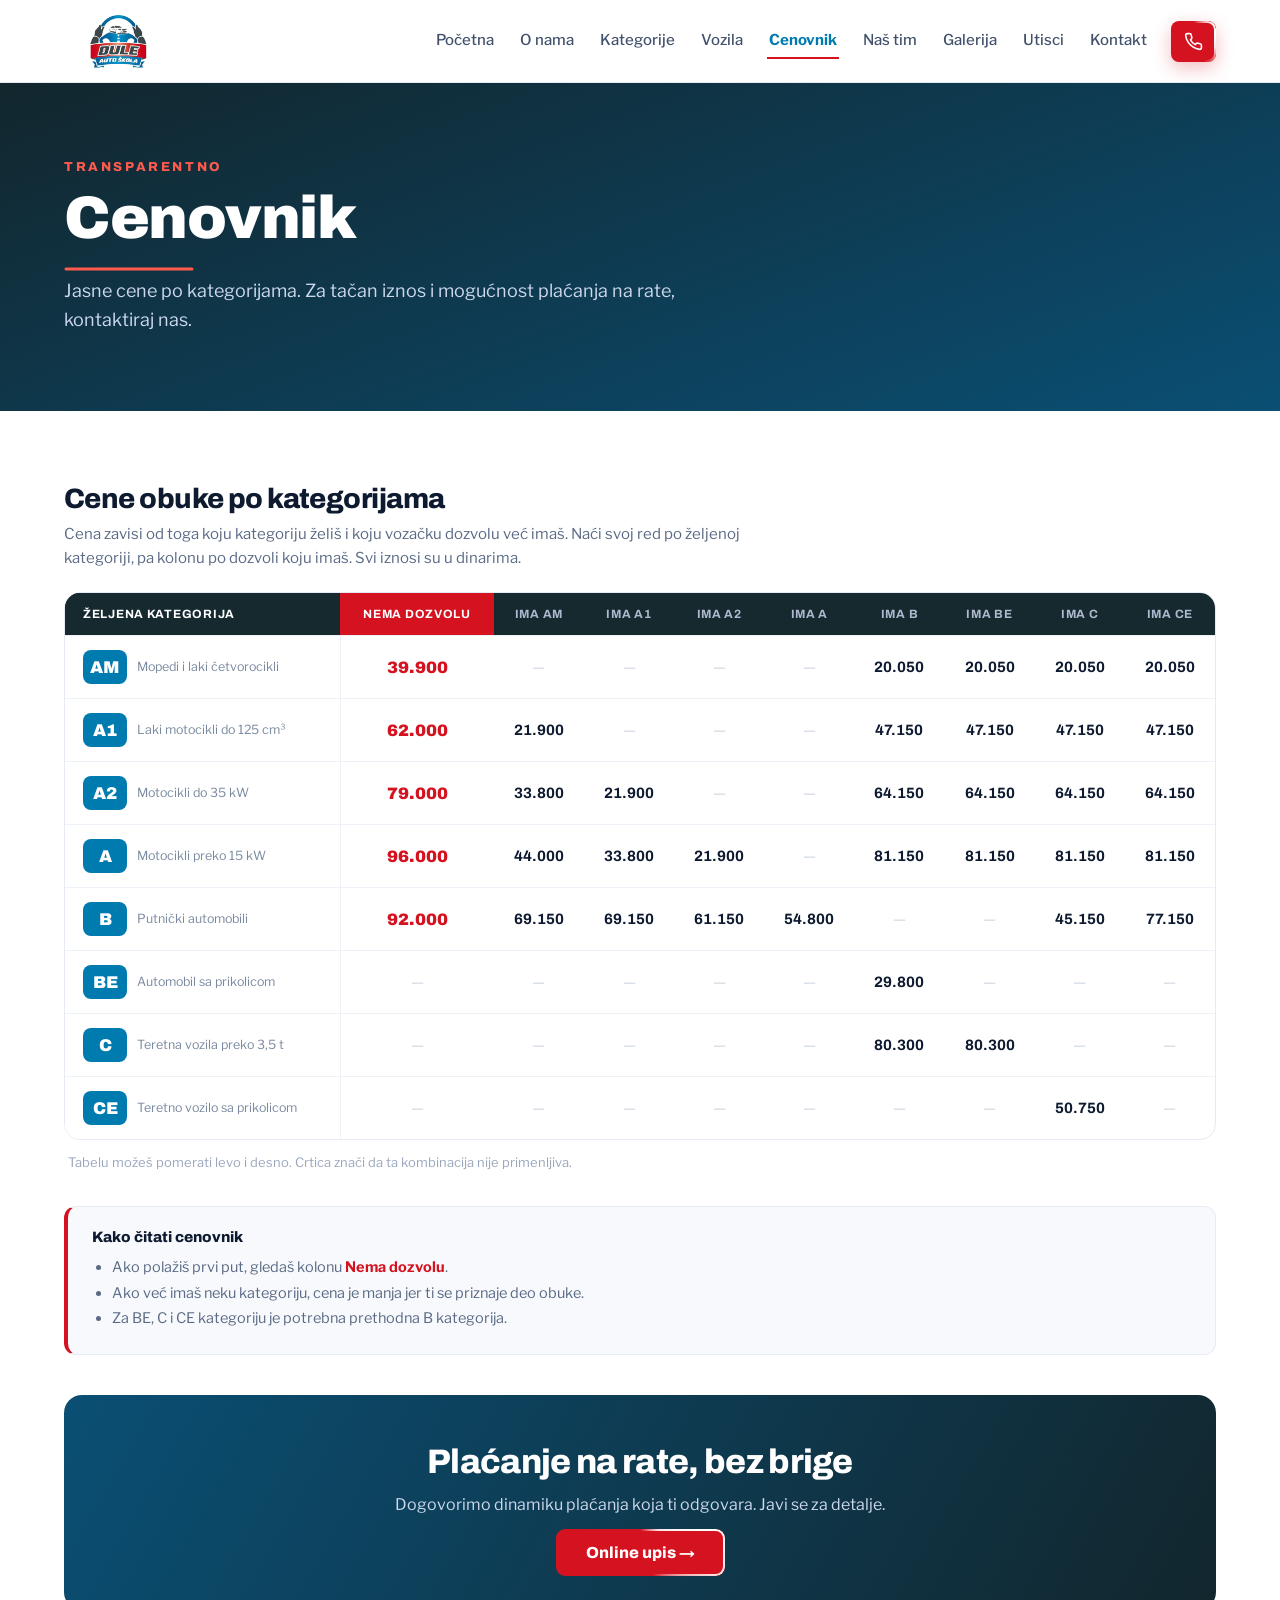
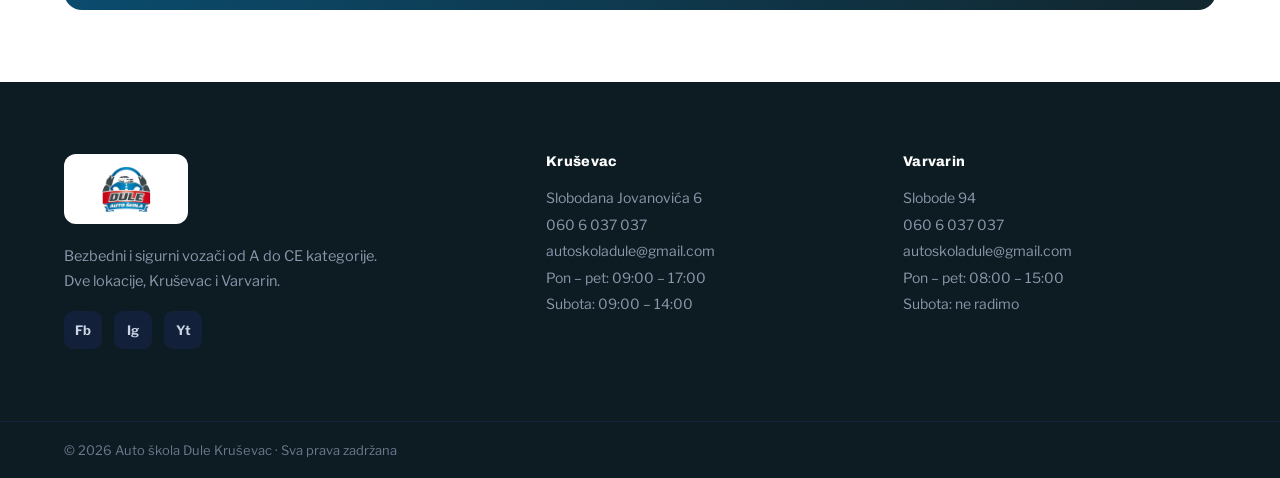
<file: cenovnik.html>
<!DOCTYPE html>
<html lang="sr">
<head>
<meta charset="utf-8">
<meta name="viewport" content="width=device-width, initial-scale=1">
<title>Cenovnik · Auto škola Dule Kruševac</title>
<link rel="preconnect" href="https://fonts.googleapis.com">
<link rel="preconnect" href="https://fonts.gstatic.com" crossorigin>
<link href="https://fonts.googleapis.com/css2?family=Archivo:wght@500;600;700;800;900&family=Libre+Franklin:wght@400;500;600;700&display=swap" rel="stylesheet">
<link rel="stylesheet" href="styles.css">
<script>document.documentElement.classList.add('js');</script>
</head>
<body>
<div style="font-family:'Libre Franklin',system-ui,sans-serif;color:#0e1a30;background:#fff;min-height:100vh">
  <header style="position:sticky;top:0;z-index:60;background:rgba(255,255,255,.94);backdrop-filter:blur(12px);border-bottom:1px solid #e6ebf3">
    <div style="position:relative;max-width:1200px;margin:0 auto;padding:14px 24px;display:flex;align-items:center;justify-content:space-between;gap:20px">
      <a href="index.html" style="display:flex;align-items:center;gap:12px"><img src="uploads/auto-skola-dule-logo.png" alt="Auto škola Dule" style="height:54px;width:auto;display:block"></a>
      <button class="dz-hamburger" aria-label="Meni" style="background:none;border:none;cursor:pointer;font-size:28px;color:#12262d;line-height:1;padding:6px">☰</button>
      <nav class="dz-nav" style="display:flex;align-items:center;gap:22px;flex-wrap:wrap;justify-content:flex-end">
        <a href="index.html" class="nav-link">Početna</a>
        <a href="o-nama.html" class="nav-link">O nama</a>
        <a href="kategorije.html" class="nav-link">Kategorije</a>
        <a href="vozila.html" class="nav-link">Vozila</a>
        <a href="cenovnik.html" class="nav-link active">Cenovnik</a>
        <a href="tim.html" class="nav-link">Naš tim</a>
        <a href="galerija.html" class="nav-link">Galerija</a>
        <a href="index.html#utisci" class="nav-link">Utisci</a><a href="kontakt.html" class="nav-link">Kontakt</a>
        <a href="tel:+381606037037" class="cta-btn" style="display:inline-flex;align-items:center;gap:8px;background:#d5121f;color:#fff;font-family:'Archivo',sans-serif;font-weight:800;font-size:14px;padding:11px 13px;border-radius:8px;text-decoration:none;box-shadow:0 6px 18px rgba(213,18,31,.28)" aria-label="Pozovi auto-školu"><svg viewBox="0 0 24 24" fill="none" stroke="currentColor" stroke-width="2" stroke-linecap="round" stroke-linejoin="round" style="width:19px;height:19px;display:block" aria-hidden="true"><path d="M22 16.92v3a2 2 0 0 1-2.18 2 19.79 19.79 0 0 1-8.63-3.07 19.5 19.5 0 0 1-6-6 19.79 19.79 0 0 1-3.07-8.67A2 2 0 0 1 4.11 2h3a2 2 0 0 1 2 1.72c.13.96.36 1.9.7 2.81a2 2 0 0 1-.45 2.11L8.09 9.91a16 16 0 0 0 6 6l1.27-1.27a2 2 0 0 1 2.11-.45c.9.34 1.85.57 2.81.7A2 2 0 0 1 22 16.92z"></path></svg></a>
      </nav>
    </div>
  </header>
  <main>
      <section style="background:linear-gradient(160deg,#12262d,#0a4f74);color:#fff">
        <div style="max-width:1200px;margin:0 auto;padding:clamp(48px,6vw,84px) 24px">
          <div style="font-family:'Archivo',sans-serif;font-weight:800;font-size:13px;letter-spacing:.2em;color:#ff5a4d;text-transform:uppercase;margin-bottom:14px">Transparentno</div>
          <h1 style="font-family:'Archivo',sans-serif;font-weight:900;font-size:clamp(34px,5vw,60px);letter-spacing:-.025em;margin:0 0 16px;line-height:1.02">Cenovnik</h1>
          <p style="font-size:18px;color:#cdd8ec;max-width:640px;margin:0;line-height:1.6">Jasne cene po kategorijama. Za tačan iznos i mogućnost plaćanja na rate, kontaktiraj nas.</p>
        </div>
      </section>
      <section style="max-width:1200px;margin:0 auto;padding:clamp(48px,6vw,72px) 24px">
        <div style="display:flex;align-items:baseline;gap:14px;flex-wrap:wrap;margin-bottom:8px">
          <h2 style="font-family:'Archivo',sans-serif;font-weight:800;font-size:clamp(21px,2.6vw,28px);letter-spacing:-.02em;margin:0">Cene obuke po kategorijama</h2>
        </div>
        <p style="font-size:15px;color:#5a6a85;line-height:1.6;margin:0 0 22px;max-width:720px">Cena zavisi od toga koju kategoriju želiš i koju vozačku dozvolu već imaš. Naći svoj red po željenoj kategoriji, pa kolonu po dozvoli koju imaš. Svi iznosi su u dinarima.</p>
        <div class="card-skip" style="border:1px solid #e6ebf3;border-radius:16px;overflow:hidden;background:#fff">
          <div style="overflow-x:auto;-webkit-overflow-scrolling:touch">
          <table style="border-collapse:collapse;width:100%;min-width:860px">
            <caption style="position:absolute;width:1px;height:1px;overflow:hidden;clip:rect(0 0 0 0)">Cene obuke po željenoj kategoriji i postojećoj dozvoli</caption>
            <thead><tr style="background:#16292f">
              <th scope="col" style="text-align:left;padding:14px 18px;font-family:'Archivo',sans-serif;font-weight:700;font-size:12px;letter-spacing:.06em;text-transform:uppercase;color:#fff;background:#16292f;position:sticky;left:0;z-index:2;min-width:180px">Željena kategorija</th>
              <th scope="col" style="padding:14px 16px;text-align:center;font-family:'Archivo',sans-serif;font-weight:700;font-size:12px;letter-spacing:.06em;text-transform:uppercase;color:#fff;white-space:nowrap;background:#d5121f">Nema dozvolu</th>
              <th scope="col" style="padding:14px 16px;text-align:center;font-family:'Archivo',sans-serif;font-weight:700;font-size:12px;letter-spacing:.06em;text-transform:uppercase;color:#aeb9cf;white-space:nowrap;background:transparent">Ima AM</th>
              <th scope="col" style="padding:14px 16px;text-align:center;font-family:'Archivo',sans-serif;font-weight:700;font-size:12px;letter-spacing:.06em;text-transform:uppercase;color:#aeb9cf;white-space:nowrap;background:transparent">Ima A1</th>
              <th scope="col" style="padding:14px 16px;text-align:center;font-family:'Archivo',sans-serif;font-weight:700;font-size:12px;letter-spacing:.06em;text-transform:uppercase;color:#aeb9cf;white-space:nowrap;background:transparent">Ima A2</th>
              <th scope="col" style="padding:14px 16px;text-align:center;font-family:'Archivo',sans-serif;font-weight:700;font-size:12px;letter-spacing:.06em;text-transform:uppercase;color:#aeb9cf;white-space:nowrap;background:transparent">Ima A</th>
              <th scope="col" style="padding:14px 16px;text-align:center;font-family:'Archivo',sans-serif;font-weight:700;font-size:12px;letter-spacing:.06em;text-transform:uppercase;color:#aeb9cf;white-space:nowrap;background:transparent">Ima B</th>
              <th scope="col" style="padding:14px 16px;text-align:center;font-family:'Archivo',sans-serif;font-weight:700;font-size:12px;letter-spacing:.06em;text-transform:uppercase;color:#aeb9cf;white-space:nowrap;background:transparent">Ima BE</th>
              <th scope="col" style="padding:14px 16px;text-align:center;font-family:'Archivo',sans-serif;font-weight:700;font-size:12px;letter-spacing:.06em;text-transform:uppercase;color:#aeb9cf;white-space:nowrap;background:transparent">Ima C</th>
              <th scope="col" style="padding:14px 16px;text-align:center;font-family:'Archivo',sans-serif;font-weight:700;font-size:12px;letter-spacing:.06em;text-transform:uppercase;color:#aeb9cf;white-space:nowrap;background:transparent">Ima CE</th>
            </tr></thead>
            <tbody>
            <tr style="border-top:1px solid #eef1f7">
              <th scope="row" style="text-align:left;padding:14px 18px;background:#fff;position:sticky;left:0;z-index:1;border-right:1px solid #eef1f7;min-width:180px">
                <span style="display:inline-flex;align-items:center;gap:10px"><span style="font-family:'Archivo',sans-serif;font-weight:900;font-size:17px;color:#fff;background:#007bb0;border-radius:8px;min-width:44px;height:34px;display:inline-flex;align-items:center;justify-content:center;flex:none">AM</span><span style="font-size:12.5px;color:#7a8aa0;font-weight:400;line-height:1.3">Mopedi i laki četvorocikli</span></span>
              </th>
              <td style="padding:14px 16px;text-align:center;font-family:'Archivo',sans-serif;font-weight:900;font-size:16.5px;color:#d5121f;white-space:nowrap">39.900</td>
              <td style="padding:14px 16px;text-align:center;color:#c8d0dd;font-size:15px">&mdash;</td>
              <td style="padding:14px 16px;text-align:center;color:#c8d0dd;font-size:15px">&mdash;</td>
              <td style="padding:14px 16px;text-align:center;color:#c8d0dd;font-size:15px">&mdash;</td>
              <td style="padding:14px 16px;text-align:center;color:#c8d0dd;font-size:15px">&mdash;</td>
              <td style="padding:14px 16px;text-align:center;font-family:'Archivo',sans-serif;font-weight:700;font-size:15px;color:#0e1a30;white-space:nowrap">20.050</td>
              <td style="padding:14px 16px;text-align:center;font-family:'Archivo',sans-serif;font-weight:700;font-size:15px;color:#0e1a30;white-space:nowrap">20.050</td>
              <td style="padding:14px 16px;text-align:center;font-family:'Archivo',sans-serif;font-weight:700;font-size:15px;color:#0e1a30;white-space:nowrap">20.050</td>
              <td style="padding:14px 16px;text-align:center;font-family:'Archivo',sans-serif;font-weight:700;font-size:15px;color:#0e1a30;white-space:nowrap">20.050</td>
            </tr>
            <tr style="border-top:1px solid #eef1f7">
              <th scope="row" style="text-align:left;padding:14px 18px;background:#fff;position:sticky;left:0;z-index:1;border-right:1px solid #eef1f7;min-width:180px">
                <span style="display:inline-flex;align-items:center;gap:10px"><span style="font-family:'Archivo',sans-serif;font-weight:900;font-size:17px;color:#fff;background:#007bb0;border-radius:8px;min-width:44px;height:34px;display:inline-flex;align-items:center;justify-content:center;flex:none">A1</span><span style="font-size:12.5px;color:#7a8aa0;font-weight:400;line-height:1.3">Laki motocikli do 125 cm³</span></span>
              </th>
              <td style="padding:14px 16px;text-align:center;font-family:'Archivo',sans-serif;font-weight:900;font-size:16.5px;color:#d5121f;white-space:nowrap">62.000</td>
              <td style="padding:14px 16px;text-align:center;font-family:'Archivo',sans-serif;font-weight:700;font-size:15px;color:#0e1a30;white-space:nowrap">21.900</td>
              <td style="padding:14px 16px;text-align:center;color:#c8d0dd;font-size:15px">&mdash;</td>
              <td style="padding:14px 16px;text-align:center;color:#c8d0dd;font-size:15px">&mdash;</td>
              <td style="padding:14px 16px;text-align:center;color:#c8d0dd;font-size:15px">&mdash;</td>
              <td style="padding:14px 16px;text-align:center;font-family:'Archivo',sans-serif;font-weight:700;font-size:15px;color:#0e1a30;white-space:nowrap">47.150</td>
              <td style="padding:14px 16px;text-align:center;font-family:'Archivo',sans-serif;font-weight:700;font-size:15px;color:#0e1a30;white-space:nowrap">47.150</td>
              <td style="padding:14px 16px;text-align:center;font-family:'Archivo',sans-serif;font-weight:700;font-size:15px;color:#0e1a30;white-space:nowrap">47.150</td>
              <td style="padding:14px 16px;text-align:center;font-family:'Archivo',sans-serif;font-weight:700;font-size:15px;color:#0e1a30;white-space:nowrap">47.150</td>
            </tr>
            <tr style="border-top:1px solid #eef1f7">
              <th scope="row" style="text-align:left;padding:14px 18px;background:#fff;position:sticky;left:0;z-index:1;border-right:1px solid #eef1f7;min-width:180px">
                <span style="display:inline-flex;align-items:center;gap:10px"><span style="font-family:'Archivo',sans-serif;font-weight:900;font-size:17px;color:#fff;background:#007bb0;border-radius:8px;min-width:44px;height:34px;display:inline-flex;align-items:center;justify-content:center;flex:none">A2</span><span style="font-size:12.5px;color:#7a8aa0;font-weight:400;line-height:1.3">Motocikli do 35 kW</span></span>
              </th>
              <td style="padding:14px 16px;text-align:center;font-family:'Archivo',sans-serif;font-weight:900;font-size:16.5px;color:#d5121f;white-space:nowrap">79.000</td>
              <td style="padding:14px 16px;text-align:center;font-family:'Archivo',sans-serif;font-weight:700;font-size:15px;color:#0e1a30;white-space:nowrap">33.800</td>
              <td style="padding:14px 16px;text-align:center;font-family:'Archivo',sans-serif;font-weight:700;font-size:15px;color:#0e1a30;white-space:nowrap">21.900</td>
              <td style="padding:14px 16px;text-align:center;color:#c8d0dd;font-size:15px">&mdash;</td>
              <td style="padding:14px 16px;text-align:center;color:#c8d0dd;font-size:15px">&mdash;</td>
              <td style="padding:14px 16px;text-align:center;font-family:'Archivo',sans-serif;font-weight:700;font-size:15px;color:#0e1a30;white-space:nowrap">64.150</td>
              <td style="padding:14px 16px;text-align:center;font-family:'Archivo',sans-serif;font-weight:700;font-size:15px;color:#0e1a30;white-space:nowrap">64.150</td>
              <td style="padding:14px 16px;text-align:center;font-family:'Archivo',sans-serif;font-weight:700;font-size:15px;color:#0e1a30;white-space:nowrap">64.150</td>
              <td style="padding:14px 16px;text-align:center;font-family:'Archivo',sans-serif;font-weight:700;font-size:15px;color:#0e1a30;white-space:nowrap">64.150</td>
            </tr>
            <tr style="border-top:1px solid #eef1f7">
              <th scope="row" style="text-align:left;padding:14px 18px;background:#fff;position:sticky;left:0;z-index:1;border-right:1px solid #eef1f7;min-width:180px">
                <span style="display:inline-flex;align-items:center;gap:10px"><span style="font-family:'Archivo',sans-serif;font-weight:900;font-size:17px;color:#fff;background:#007bb0;border-radius:8px;min-width:44px;height:34px;display:inline-flex;align-items:center;justify-content:center;flex:none">A</span><span style="font-size:12.5px;color:#7a8aa0;font-weight:400;line-height:1.3">Motocikli preko 15 kW</span></span>
              </th>
              <td style="padding:14px 16px;text-align:center;font-family:'Archivo',sans-serif;font-weight:900;font-size:16.5px;color:#d5121f;white-space:nowrap">96.000</td>
              <td style="padding:14px 16px;text-align:center;font-family:'Archivo',sans-serif;font-weight:700;font-size:15px;color:#0e1a30;white-space:nowrap">44.000</td>
              <td style="padding:14px 16px;text-align:center;font-family:'Archivo',sans-serif;font-weight:700;font-size:15px;color:#0e1a30;white-space:nowrap">33.800</td>
              <td style="padding:14px 16px;text-align:center;font-family:'Archivo',sans-serif;font-weight:700;font-size:15px;color:#0e1a30;white-space:nowrap">21.900</td>
              <td style="padding:14px 16px;text-align:center;color:#c8d0dd;font-size:15px">&mdash;</td>
              <td style="padding:14px 16px;text-align:center;font-family:'Archivo',sans-serif;font-weight:700;font-size:15px;color:#0e1a30;white-space:nowrap">81.150</td>
              <td style="padding:14px 16px;text-align:center;font-family:'Archivo',sans-serif;font-weight:700;font-size:15px;color:#0e1a30;white-space:nowrap">81.150</td>
              <td style="padding:14px 16px;text-align:center;font-family:'Archivo',sans-serif;font-weight:700;font-size:15px;color:#0e1a30;white-space:nowrap">81.150</td>
              <td style="padding:14px 16px;text-align:center;font-family:'Archivo',sans-serif;font-weight:700;font-size:15px;color:#0e1a30;white-space:nowrap">81.150</td>
            </tr>
            <tr style="border-top:1px solid #eef1f7">
              <th scope="row" style="text-align:left;padding:14px 18px;background:#fff;position:sticky;left:0;z-index:1;border-right:1px solid #eef1f7;min-width:180px">
                <span style="display:inline-flex;align-items:center;gap:10px"><span style="font-family:'Archivo',sans-serif;font-weight:900;font-size:17px;color:#fff;background:#007bb0;border-radius:8px;min-width:44px;height:34px;display:inline-flex;align-items:center;justify-content:center;flex:none">B</span><span style="font-size:12.5px;color:#7a8aa0;font-weight:400;line-height:1.3">Putnički automobili</span></span>
              </th>
              <td style="padding:14px 16px;text-align:center;font-family:'Archivo',sans-serif;font-weight:900;font-size:16.5px;color:#d5121f;white-space:nowrap">92.000</td>
              <td style="padding:14px 16px;text-align:center;font-family:'Archivo',sans-serif;font-weight:700;font-size:15px;color:#0e1a30;white-space:nowrap">69.150</td>
              <td style="padding:14px 16px;text-align:center;font-family:'Archivo',sans-serif;font-weight:700;font-size:15px;color:#0e1a30;white-space:nowrap">69.150</td>
              <td style="padding:14px 16px;text-align:center;font-family:'Archivo',sans-serif;font-weight:700;font-size:15px;color:#0e1a30;white-space:nowrap">61.150</td>
              <td style="padding:14px 16px;text-align:center;font-family:'Archivo',sans-serif;font-weight:700;font-size:15px;color:#0e1a30;white-space:nowrap">54.800</td>
              <td style="padding:14px 16px;text-align:center;color:#c8d0dd;font-size:15px">&mdash;</td>
              <td style="padding:14px 16px;text-align:center;color:#c8d0dd;font-size:15px">&mdash;</td>
              <td style="padding:14px 16px;text-align:center;font-family:'Archivo',sans-serif;font-weight:700;font-size:15px;color:#0e1a30;white-space:nowrap">45.150</td>
              <td style="padding:14px 16px;text-align:center;font-family:'Archivo',sans-serif;font-weight:700;font-size:15px;color:#0e1a30;white-space:nowrap">77.150</td>
            </tr>
            <tr style="border-top:1px solid #eef1f7">
              <th scope="row" style="text-align:left;padding:14px 18px;background:#fff;position:sticky;left:0;z-index:1;border-right:1px solid #eef1f7;min-width:180px">
                <span style="display:inline-flex;align-items:center;gap:10px"><span style="font-family:'Archivo',sans-serif;font-weight:900;font-size:17px;color:#fff;background:#007bb0;border-radius:8px;min-width:44px;height:34px;display:inline-flex;align-items:center;justify-content:center;flex:none">BE</span><span style="font-size:12.5px;color:#7a8aa0;font-weight:400;line-height:1.3">Automobil sa prikolicom</span></span>
              </th>
              <td style="padding:14px 16px;text-align:center;color:#c8d0dd;font-size:15px">&mdash;</td>
              <td style="padding:14px 16px;text-align:center;color:#c8d0dd;font-size:15px">&mdash;</td>
              <td style="padding:14px 16px;text-align:center;color:#c8d0dd;font-size:15px">&mdash;</td>
              <td style="padding:14px 16px;text-align:center;color:#c8d0dd;font-size:15px">&mdash;</td>
              <td style="padding:14px 16px;text-align:center;color:#c8d0dd;font-size:15px">&mdash;</td>
              <td style="padding:14px 16px;text-align:center;font-family:'Archivo',sans-serif;font-weight:700;font-size:15px;color:#0e1a30;white-space:nowrap">29.800</td>
              <td style="padding:14px 16px;text-align:center;color:#c8d0dd;font-size:15px">&mdash;</td>
              <td style="padding:14px 16px;text-align:center;color:#c8d0dd;font-size:15px">&mdash;</td>
              <td style="padding:14px 16px;text-align:center;color:#c8d0dd;font-size:15px">&mdash;</td>
            </tr>
            <tr style="border-top:1px solid #eef1f7">
              <th scope="row" style="text-align:left;padding:14px 18px;background:#fff;position:sticky;left:0;z-index:1;border-right:1px solid #eef1f7;min-width:180px">
                <span style="display:inline-flex;align-items:center;gap:10px"><span style="font-family:'Archivo',sans-serif;font-weight:900;font-size:17px;color:#fff;background:#007bb0;border-radius:8px;min-width:44px;height:34px;display:inline-flex;align-items:center;justify-content:center;flex:none">C</span><span style="font-size:12.5px;color:#7a8aa0;font-weight:400;line-height:1.3">Teretna vozila preko 3,5 t</span></span>
              </th>
              <td style="padding:14px 16px;text-align:center;color:#c8d0dd;font-size:15px">&mdash;</td>
              <td style="padding:14px 16px;text-align:center;color:#c8d0dd;font-size:15px">&mdash;</td>
              <td style="padding:14px 16px;text-align:center;color:#c8d0dd;font-size:15px">&mdash;</td>
              <td style="padding:14px 16px;text-align:center;color:#c8d0dd;font-size:15px">&mdash;</td>
              <td style="padding:14px 16px;text-align:center;color:#c8d0dd;font-size:15px">&mdash;</td>
              <td style="padding:14px 16px;text-align:center;font-family:'Archivo',sans-serif;font-weight:700;font-size:15px;color:#0e1a30;white-space:nowrap">80.300</td>
              <td style="padding:14px 16px;text-align:center;font-family:'Archivo',sans-serif;font-weight:700;font-size:15px;color:#0e1a30;white-space:nowrap">80.300</td>
              <td style="padding:14px 16px;text-align:center;color:#c8d0dd;font-size:15px">&mdash;</td>
              <td style="padding:14px 16px;text-align:center;color:#c8d0dd;font-size:15px">&mdash;</td>
            </tr>
            <tr style="border-top:1px solid #eef1f7">
              <th scope="row" style="text-align:left;padding:14px 18px;background:#fff;position:sticky;left:0;z-index:1;border-right:1px solid #eef1f7;min-width:180px">
                <span style="display:inline-flex;align-items:center;gap:10px"><span style="font-family:'Archivo',sans-serif;font-weight:900;font-size:17px;color:#fff;background:#007bb0;border-radius:8px;min-width:44px;height:34px;display:inline-flex;align-items:center;justify-content:center;flex:none">CE</span><span style="font-size:12.5px;color:#7a8aa0;font-weight:400;line-height:1.3">Teretno vozilo sa prikolicom</span></span>
              </th>
              <td style="padding:14px 16px;text-align:center;color:#c8d0dd;font-size:15px">&mdash;</td>
              <td style="padding:14px 16px;text-align:center;color:#c8d0dd;font-size:15px">&mdash;</td>
              <td style="padding:14px 16px;text-align:center;color:#c8d0dd;font-size:15px">&mdash;</td>
              <td style="padding:14px 16px;text-align:center;color:#c8d0dd;font-size:15px">&mdash;</td>
              <td style="padding:14px 16px;text-align:center;color:#c8d0dd;font-size:15px">&mdash;</td>
              <td style="padding:14px 16px;text-align:center;color:#c8d0dd;font-size:15px">&mdash;</td>
              <td style="padding:14px 16px;text-align:center;color:#c8d0dd;font-size:15px">&mdash;</td>
              <td style="padding:14px 16px;text-align:center;font-family:'Archivo',sans-serif;font-weight:700;font-size:15px;color:#0e1a30;white-space:nowrap">50.750</td>
              <td style="padding:14px 16px;text-align:center;color:#c8d0dd;font-size:15px">&mdash;</td>
            </tr>
            </tbody>
          </table>
          </div>
        </div>
        <p style="font-size:13px;color:#9aa7bd;margin:14px 4px 0">Tabelu možeš pomerati levo i desno. Crtica znači da ta kombinacija nije primenljiva.</p>

        <div style="margin-top:36px;border:1px solid #e6ebf3;border-left:4px solid #d5121f;border-radius:12px;background:#f7f9fc;padding:22px 24px">
          <div style="font-family:'Archivo',sans-serif;font-weight:800;font-size:15px;color:#0e1a30;margin-bottom:10px">Kako čitati cenovnik</div>
          <ul style="margin:0;padding-left:20px;font-size:14.5px;color:#5a6a85;line-height:1.75">
            <li>Ako polažiš prvi put, gledaš kolonu <strong style="color:#d5121f">Nema dozvolu</strong>.</li>
            <li>Ako već imaš neku kategoriju, cena je manja jer ti se priznaje deo obuke.</li>
            <li>Za BE, C i CE kategoriju je potrebna prethodna B kategorija.</li>
          </ul>
        </div>

        <div style="margin-top:40px;background:linear-gradient(120deg,#0a4f74,#12262d);border-radius:18px;padding:clamp(30px,4vw,48px);color:#fff;text-align:center"><h2 style="font-family:'Archivo',sans-serif;font-weight:800;font-size:clamp(24px,3vw,34px);margin:0 0 12px;letter-spacing:-.02em">Plaćanje na rate, bez brige</h2><p style="font-size:16px;color:#cdd8ec;max-width:520px;margin:0 auto 26px;line-height:1.6">Dogovorimo dinamiku plaćanja koja ti odgovara. Javi se za detalje.</p><a href="upis.html" style="background:#d5121f;color:#fff;font-family:'Archivo',sans-serif;font-weight:800;font-size:16px;padding:15px 30px;border-radius:9px;text-decoration:none">Online upis →</a></div>
      </section>
  </main>
  <footer style="background:#0d1c22;color:#cbd4e3">
    <div style="max-width:1200px;margin:0 auto;padding:clamp(44px,6vw,72px) 24px;display:grid;grid-template-columns:1.4fr 1fr 1fr;gap:44px">
      <div>
        <div style="display:inline-flex;align-items:center;background:#fff;border-radius:12px;padding:12px 16px;margin-bottom:20px"><img src="uploads/auto-skola-dule-logo.png" alt="Auto škola Dule" style="height:46px;width:auto;display:block"></div>
        <p style="font-size:14.5px;line-height:1.7;color:#8b97ac;max-width:340px;margin:0 0 18px">Bezbedni i sigurni vozači od A do CE kategorije. Dve lokacije, Kruševac i Varvarin.</p>
        <div style="display:flex;gap:12px">
          <a href="https://www.facebook.com/dule.autoskola/" target="_blank" rel="noopener" style="width:38px;height:38px;border-radius:9px;background:#12203a;display:flex;align-items:center;justify-content:center;color:#cbd4e3;font-size:13px;font-weight:700;text-decoration:none">Fb</a>
          <a href="https://www.instagram.com/autoskoladule/" target="_blank" rel="noopener" style="width:38px;height:38px;border-radius:9px;background:#12203a;display:flex;align-items:center;justify-content:center;color:#cbd4e3;font-size:13px;font-weight:700;text-decoration:none">Ig</a>
          <a href="https://www.youtube.com/channel/UC92BBUXjT8KW2FbSgrHSTdQ" target="_blank" rel="noopener" style="width:38px;height:38px;border-radius:9px;background:#12203a;display:flex;align-items:center;justify-content:center;color:#cbd4e3;font-size:13px;font-weight:700;text-decoration:none">Yt</a>
        </div>
      </div>
      <div>
        <h4 style="font-family:'Archivo',sans-serif;font-weight:800;font-size:14px;color:#fff;margin:0 0 16px;letter-spacing:.02em">Kruševac</h4>
        <div style="font-size:14px;line-height:1.9;color:#8b97ac">Slobodana Jovanovića 6<br><a href="tel:+381606037037" style="color:#8b97ac;text-decoration:none">060 6 037 037</a><br><a href="mailto:autoskoladule@gmail.com" style="color:#8b97ac;text-decoration:none">autoskoladule@gmail.com</a><br>Pon – pet: 09:00 – 17:00<br>Subota: 09:00 – 14:00</div>
      </div>
      <div>
        <h4 style="font-family:'Archivo',sans-serif;font-weight:800;font-size:14px;color:#fff;margin:0 0 16px;letter-spacing:.02em">Varvarin</h4>
        <div style="font-size:14px;line-height:1.9;color:#8b97ac">Slobode 94<br><a href="tel:+381606037037" style="color:#8b97ac;text-decoration:none">060 6 037 037</a><br><a href="mailto:autoskoladule@gmail.com" style="color:#8b97ac;text-decoration:none">autoskoladule@gmail.com</a><br>Pon – pet: 08:00 – 15:00<br>Subota: ne radimo</div>
      </div>
    </div>
    <div style="border-top:1px solid #16233c"><div style="max-width:1200px;margin:0 auto;padding:20px 24px;font-size:13px;color:#6b788f">© 2026 Auto škola Dule Kruševac · Sva prava zadržana</div></div>
  </footer>
</div>
<script src="app.js"></script>
</body>
</html>
</file>
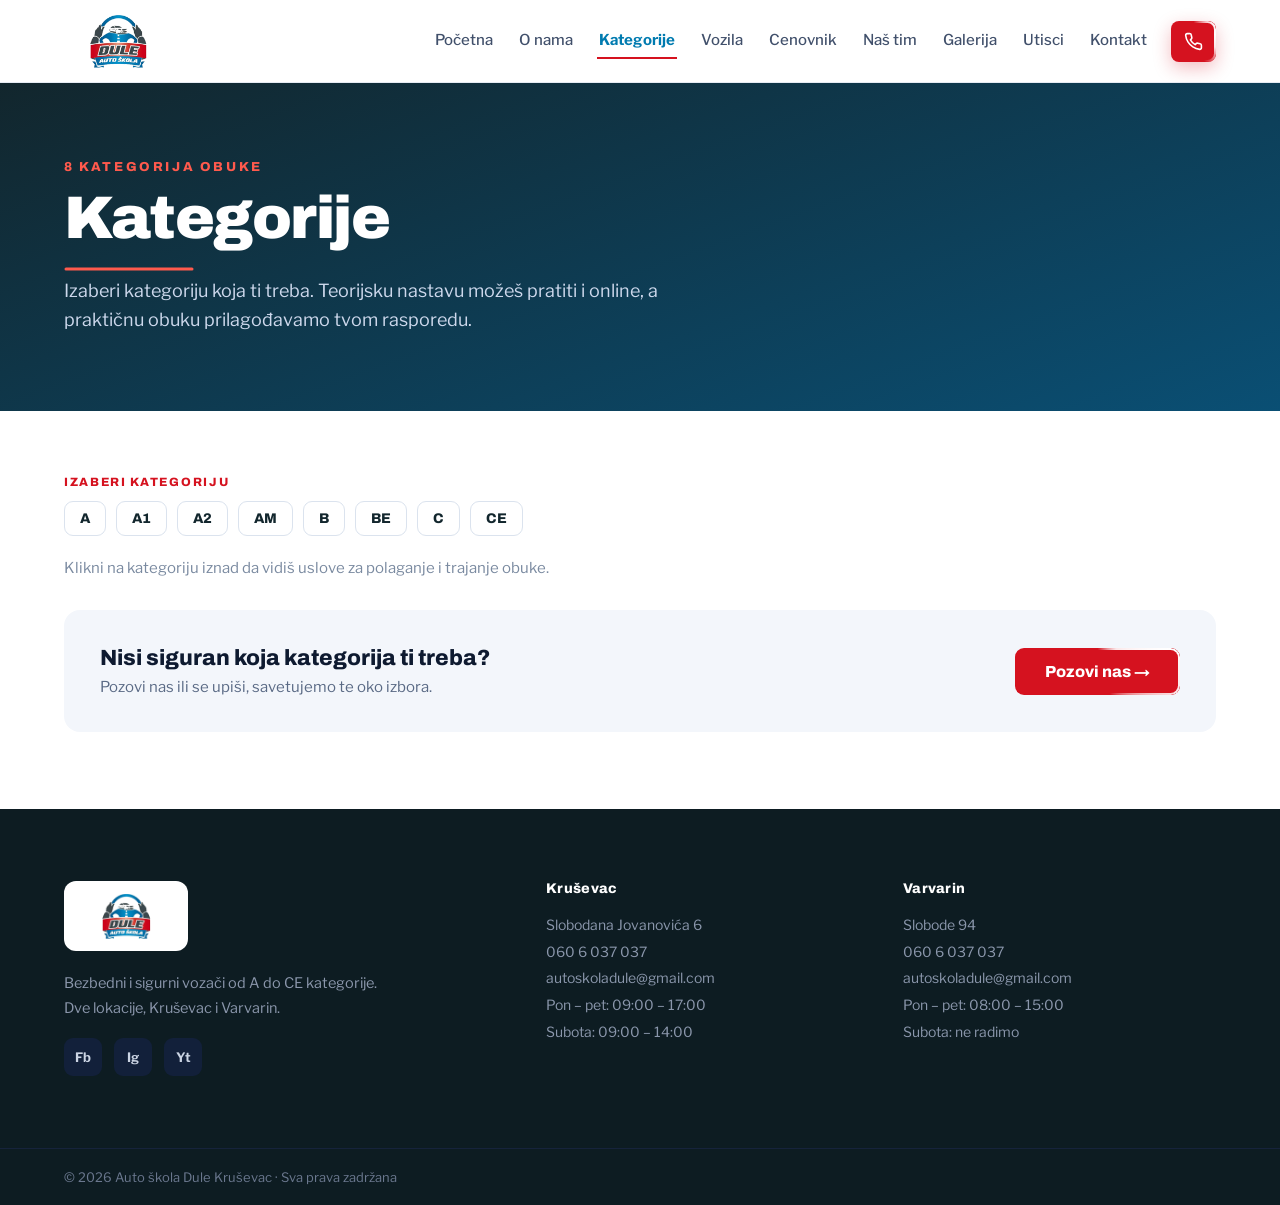
<file: kategorije.html>
<!DOCTYPE html>
<html lang="sr">
<head>
<meta charset="utf-8">
<meta name="viewport" content="width=device-width, initial-scale=1">
<title>Kategorije · Auto škola Dule Kruševac</title>
<link rel="preconnect" href="https://fonts.googleapis.com">
<link rel="preconnect" href="https://fonts.gstatic.com" crossorigin>
<link href="https://fonts.googleapis.com/css2?family=Archivo:wght@500;600;700;800;900&family=Libre+Franklin:wght@400;500;600;700&display=swap" rel="stylesheet">
<link rel="stylesheet" href="styles.css">
<script>document.documentElement.classList.add('js');</script>
</head>
<body>
<div style="font-family:'Libre Franklin',system-ui,sans-serif;color:#0e1a30;background:#fff;min-height:100vh">
  <header style="position:sticky;top:0;z-index:60;background:rgba(255,255,255,.94);backdrop-filter:blur(12px);border-bottom:1px solid #e6ebf3">
    <div style="position:relative;max-width:1200px;margin:0 auto;padding:14px 24px;display:flex;align-items:center;justify-content:space-between;gap:20px">
      <a href="index.html" style="display:flex;align-items:center;gap:12px"><img src="uploads/auto-skola-dule-logo.png" alt="Auto škola Dule" style="height:54px;width:auto;display:block"></a>
      <button class="dz-hamburger" aria-label="Meni" style="background:none;border:none;cursor:pointer;font-size:28px;color:#12262d;line-height:1;padding:6px">☰</button>
      <nav class="dz-nav" style="display:flex;align-items:center;gap:22px;flex-wrap:wrap;justify-content:flex-end">
        <a href="index.html" class="nav-link">Početna</a>
        <a href="o-nama.html" class="nav-link">O nama</a>
        <a href="kategorije.html" class="nav-link active">Kategorije</a>
        <a href="vozila.html" class="nav-link">Vozila</a>
        <a href="cenovnik.html" class="nav-link">Cenovnik</a>
        <a href="tim.html" class="nav-link">Naš tim</a>
        <a href="galerija.html" class="nav-link">Galerija</a>
        <a href="index.html#utisci" class="nav-link">Utisci</a><a href="kontakt.html" class="nav-link">Kontakt</a>
        <a href="tel:+381606037037" class="cta-btn" style="display:inline-flex;align-items:center;gap:8px;background:#d5121f;color:#fff;font-family:'Archivo',sans-serif;font-weight:800;font-size:14px;padding:11px 13px;border-radius:8px;text-decoration:none;box-shadow:0 6px 18px rgba(213,18,31,.28)" aria-label="Pozovi auto-školu"><svg viewBox="0 0 24 24" fill="none" stroke="currentColor" stroke-width="2" stroke-linecap="round" stroke-linejoin="round" style="width:19px;height:19px;display:block" aria-hidden="true"><path d="M22 16.92v3a2 2 0 0 1-2.18 2 19.79 19.79 0 0 1-8.63-3.07 19.5 19.5 0 0 1-6-6 19.79 19.79 0 0 1-3.07-8.67A2 2 0 0 1 4.11 2h3a2 2 0 0 1 2 1.72c.13.96.36 1.9.7 2.81a2 2 0 0 1-.45 2.11L8.09 9.91a16 16 0 0 0 6 6l1.27-1.27a2 2 0 0 1 2.11-.45c.9.34 1.85.57 2.81.7A2 2 0 0 1 22 16.92z"></path></svg></a>
      </nav>
    </div>
  </header>
  <main>
      <section style="background:linear-gradient(160deg,#12262d,#0a4f74);color:#fff">
        <div style="max-width:1200px;margin:0 auto;padding:clamp(48px,6vw,84px) 24px">
          <div style="font-family:'Archivo',sans-serif;font-weight:800;font-size:13px;letter-spacing:.2em;color:#ff5a4d;text-transform:uppercase;margin-bottom:14px">8 kategorija obuke</div>
          <h1 style="font-family:'Archivo',sans-serif;font-weight:900;font-size:clamp(34px,5vw,60px);letter-spacing:-.025em;margin:0 0 16px;line-height:1.02">Kategorije</h1>
          <p style="font-size:18px;color:#cdd8ec;max-width:640px;margin:0;line-height:1.6">Izaberi kategoriju koja ti treba. Teorijsku nastavu možeš pratiti i online, a praktičnu obuku prilagođavamo tvom rasporedu.</p>
        </div>
      </section>
      <section style="max-width:1200px;margin:0 auto;padding:clamp(40px,5vw,64px) 24px clamp(20px,3vw,30px)">
        <div style="font-family:'Archivo',sans-serif;font-weight:800;font-size:12px;letter-spacing:.14em;text-transform:uppercase;color:#d5121f;margin:0 0 12px">Izaberi kategoriju</div>
        <div style="display:flex;gap:10px;flex-wrap:wrap"><a href="#a" class="cat-chip" data-cat="a" style="font-family:'Archivo',sans-serif;font-weight:800;font-size:14px;color:#12262d;background:#fff;border:1px solid #dbe3ee;border-radius:9px;padding:9px 15px;text-decoration:none">A</a><a href="#a1" class="cat-chip" data-cat="a1" style="font-family:'Archivo',sans-serif;font-weight:800;font-size:14px;color:#12262d;background:#fff;border:1px solid #dbe3ee;border-radius:9px;padding:9px 15px;text-decoration:none">A1</a><a href="#a2" class="cat-chip" data-cat="a2" style="font-family:'Archivo',sans-serif;font-weight:800;font-size:14px;color:#12262d;background:#fff;border:1px solid #dbe3ee;border-radius:9px;padding:9px 15px;text-decoration:none">A2</a><a href="#am" class="cat-chip" data-cat="am" style="font-family:'Archivo',sans-serif;font-weight:800;font-size:14px;color:#12262d;background:#fff;border:1px solid #dbe3ee;border-radius:9px;padding:9px 15px;text-decoration:none">AM</a><a href="#b" class="cat-chip" data-cat="b" style="font-family:'Archivo',sans-serif;font-weight:800;font-size:14px;color:#12262d;background:#fff;border:1px solid #dbe3ee;border-radius:9px;padding:9px 15px;text-decoration:none">B</a><a href="#be" class="cat-chip" data-cat="be" style="font-family:'Archivo',sans-serif;font-weight:800;font-size:14px;color:#12262d;background:#fff;border:1px solid #dbe3ee;border-radius:9px;padding:9px 15px;text-decoration:none">BE</a><a href="#c" class="cat-chip" data-cat="c" style="font-family:'Archivo',sans-serif;font-weight:800;font-size:14px;color:#12262d;background:#fff;border:1px solid #dbe3ee;border-radius:9px;padding:9px 15px;text-decoration:none">C</a><a href="#ce" class="cat-chip" data-cat="ce" style="font-family:'Archivo',sans-serif;font-weight:800;font-size:14px;color:#12262d;background:#fff;border:1px solid #dbe3ee;border-radius:9px;padding:9px 15px;text-decoration:none">CE</a></div>
        <p class="cat-hint" style="font-size:15px;color:#7a8aa0;margin:20px 0 0;line-height:1.6">Klikni na kategoriju iznad da vidiš uslove za polaganje i trajanje obuke.</p>
      </section>
      <section style="max-width:1200px;margin:0 auto;padding:0 24px clamp(48px,6vw,80px);display:flex;flex-direction:column;gap:48px">
        <div>
          <h2 style="font-family:'Archivo',sans-serif;font-weight:800;font-size:clamp(24px,3vw,32px);letter-spacing:-.02em;margin:0 0 24px;padding-bottom:14px;border-bottom:2px solid #e6ebf3">Motocikli, A / A1 / A2 / AM</h2>
          <div style="display:flex;flex-direction:column;gap:22px">
            <div id="a" class="cat-card" style="border:1px solid #e6ebf3;border-radius:18px;overflow:hidden;background:#fff;scroll-margin-top:96px">
              <div style="background:#12262d;padding:20px 24px;display:flex;align-items:center;gap:16px">
                <div style="width:56px;height:56px;flex:none;border-radius:13px;background:rgba(255,255,255,.08);border:1px solid rgba(255,255,255,.14);display:flex;align-items:center;justify-content:center;font-family:'Archivo',sans-serif;font-weight:900;font-size:22px;color:#ff5a4d">A</div>
                <div><h3 style="font-family:'Archivo',sans-serif;font-weight:800;font-size:20px;margin:0;color:#fff">A kategorija</h3><div style="font-size:13.5px;color:#9fb0c4;margin-top:3px">Motocikli i teški tricikli preko 15 kW</div></div>
              </div>
              <div style="padding:24px">
                <div class="cat-top" style="display:grid;grid-template-columns:1.5fr 1fr;gap:26px;align-items:start;margin-bottom:26px">
                  <div>
                    <p style="font-size:15px;color:#41506b;line-height:1.65;margin:0;margin-bottom:14px">Sa položenom A kategorijom možete upravljati <strong>motociklima i teškim triciklima</strong> čija je snaga motora veća od 15 kW.</p>
                    
                    <div style="border-left:3px solid #d5121f;background:#f7f9fc;border-radius:0 10px 10px 0;padding:13px 16px;font-size:13.5px;color:#41506b;line-height:1.6">Obuka se obavlja <strong>isključivo na vozilu auto škole</strong>, sa motorom od najmanje 600 cm³ i snage najmanje 40 kW. Novi pravilnik ne dozvoljava obuku na sopstvenom motoru.<br><br>Iz voznog parka: <strong>Suzuki Burgman 650</strong>. Obezbeđujemo kacigu svih veličina i bluetooth vezu.</div>
                  </div>
                  <div style="background:#f7f9fc;border:1px solid #e6ebf3;border-radius:13px;padding:18px 20px">
                    <div style="font-family:'Archivo',sans-serif;font-weight:800;font-size:11.5px;letter-spacing:.14em;text-transform:uppercase;color:#d5121f;margin:0 0 11px">Uslovi za polaganje</div>
                    <ul style="margin:0;padding-left:18px;font-size:14.5px;color:#5a6a85;line-height:1.7;font-size:14px"><li>Upis sa 23 godine, praktični ispit sa navršene 24 godine.</li><li>Polaganje je moguće i pre 24. godine ukoliko kandidat poseduje A2 kategoriju najmanje 2 godine.</li></ul>
                  </div>
                </div>
                <div style="font-family:'Archivo',sans-serif;font-weight:800;font-size:11.5px;letter-spacing:.14em;text-transform:uppercase;color:#d5121f;margin:0 0 11px">Trajanje obuke</div>
                <div style="display:grid;grid-template-columns:repeat(auto-fit,minmax(215px,1fr));gap:12px">
                <div style="border:1px solid #e6ebf3;border-radius:11px;padding:15px 17px;background:#fff">
                  <div style="font-family:'Archivo',sans-serif;font-weight:700;font-size:13.5px;color:#0e1a30;margin-bottom:8px;line-height:1.35">Ne poseduje vozačku dozvolu</div>
                  <ul style="margin:0;padding-left:17px;font-size:13.5px;color:#5a6a85;line-height:1.65"><li>40 časova teorijske nastave</li><li>polaganje testa</li><li>40 časova praktične obuke</li><li>polaganje vožnje</li></ul>
                </div>
                <div style="border:1px solid #e6ebf3;border-radius:11px;padding:15px 17px;background:#fff">
                  <div style="font-family:'Archivo',sans-serif;font-weight:700;font-size:13.5px;color:#0e1a30;margin-bottom:8px;line-height:1.35">Poseduje B (a ne poseduje AM)</div>
                  <ul style="margin:0;padding-left:17px;font-size:13.5px;color:#5a6a85;line-height:1.65"><li>7 časova teorijske nastave</li><li>polaganje testa</li><li>40 časova praktične obuke</li><li>polaganje vožnje</li></ul>
                </div>
                <div style="border:1px solid #e6ebf3;border-radius:11px;padding:15px 17px;background:#fff">
                  <div style="font-family:'Archivo',sans-serif;font-weight:700;font-size:13.5px;color:#0e1a30;margin-bottom:8px;line-height:1.35">Poseduje AM kategoriju</div>
                  <ul style="margin:0;padding-left:17px;font-size:13.5px;color:#5a6a85;line-height:1.65"><li>polaganje testa</li><li>20 časova praktične obuke</li><li>polaganje vožnje</li></ul>
                </div>
                <div style="border:1px solid #e6ebf3;border-radius:11px;padding:15px 17px;background:#fff">
                  <div style="font-family:'Archivo',sans-serif;font-weight:700;font-size:13.5px;color:#0e1a30;margin-bottom:8px;line-height:1.35">Poseduje A1 kategoriju</div>
                  <ul style="margin:0;padding-left:17px;font-size:13.5px;color:#5a6a85;line-height:1.65"><li>polaganje testa</li><li>14 časova praktične obuke</li><li>polaganje vožnje</li></ul>
                </div>
                <div style="border:1px solid #e6ebf3;border-radius:11px;padding:15px 17px;background:#fff">
                  <div style="font-family:'Archivo',sans-serif;font-weight:700;font-size:13.5px;color:#0e1a30;margin-bottom:8px;line-height:1.35">Poseduje A2 kategoriju</div>
                  <ul style="margin:0;padding-left:17px;font-size:13.5px;color:#5a6a85;line-height:1.65"><li>polaganje testa</li><li>7 časova praktične obuke</li><li>polaganje vožnje</li></ul>
                </div>
                </div>
                
              </div>
            </div>
            <div id="a1" class="cat-card" style="border:1px solid #e6ebf3;border-radius:18px;overflow:hidden;background:#fff;scroll-margin-top:96px">
              <div style="background:#12262d;padding:20px 24px;display:flex;align-items:center;gap:16px">
                <div style="width:56px;height:56px;flex:none;border-radius:13px;background:rgba(255,255,255,.08);border:1px solid rgba(255,255,255,.14);display:flex;align-items:center;justify-content:center;font-family:'Archivo',sans-serif;font-weight:900;font-size:22px;color:#ff5a4d">A1</div>
                <div><h3 style="font-family:'Archivo',sans-serif;font-weight:800;font-size:20px;margin:0;color:#fff">A1 kategorija</h3><div style="font-size:13.5px;color:#9fb0c4;margin-top:3px">Motocikli do 125 cm³ i snage do 11 kW</div></div>
              </div>
              <div style="padding:24px">
                <div class="cat-top" style="display:grid;grid-template-columns:1.5fr 1fr;gap:26px;align-items:start;margin-bottom:26px">
                  <div>
                    <p style="font-size:15px;color:#41506b;line-height:1.65;margin:0;margin-bottom:14px">A1 kategorija vam omogućava da vozite <strong>motocikle radne zapremine motora do 125 cm³</strong> i snage motora <strong>do 11 kW</strong>.</p>
                    
                    <div style="border-left:3px solid #d5121f;background:#f7f9fc;border-radius:0 10px 10px 0;padding:13px 16px;font-size:13.5px;color:#41506b;line-height:1.6">Obuka se mora vršiti na motociklu A1 kategorije, sa motorom radne zapremine od najmanje 120 cm³ i najveće konstruktivne brzine od <span style="white-space:nowrap">90 km/h</span>.<br><br>Iz voznog parka: <strong>Xinyuan 125 ccm</strong>. Obezbeđujemo kacigu svih veličina, potkapu i bluetooth vezu.</div>
                  </div>
                  <div style="background:#f7f9fc;border:1px solid #e6ebf3;border-radius:13px;padding:18px 20px">
                    <div style="font-family:'Archivo',sans-serif;font-weight:800;font-size:11.5px;letter-spacing:.14em;text-transform:uppercase;color:#d5121f;margin:0 0 11px">Uslovi za polaganje</div>
                    <ul style="margin:0;padding-left:18px;font-size:14.5px;color:#5a6a85;line-height:1.7;font-size:14px"><li>Upis sa 15 godina, praktični ispit sa navršene 16 godine.</li><li>Lična karta je obavezna i kandidat je nosi tokom celokupne obuke.</li></ul>
                  </div>
                </div>
                <div style="font-family:'Archivo',sans-serif;font-weight:800;font-size:11.5px;letter-spacing:.14em;text-transform:uppercase;color:#d5121f;margin:0 0 11px">Trajanje obuke</div>
                <div style="display:grid;grid-template-columns:repeat(auto-fit,minmax(215px,1fr));gap:12px">
                <div style="border:1px solid #e6ebf3;border-radius:11px;padding:15px 17px;background:#fff">
                  <div style="font-family:'Archivo',sans-serif;font-weight:700;font-size:13.5px;color:#0e1a30;margin-bottom:8px;line-height:1.35">Ne poseduje vozačku dozvolu</div>
                  <ul style="margin:0;padding-left:17px;font-size:13.5px;color:#5a6a85;line-height:1.65"><li>40 časova teorijske nastave</li><li>polaganje testa</li><li>20 časova praktične obuke</li><li>polaganje vožnje</li></ul>
                </div>
                <div style="border:1px solid #e6ebf3;border-radius:11px;padding:15px 17px;background:#fff">
                  <div style="font-family:'Archivo',sans-serif;font-weight:700;font-size:13.5px;color:#0e1a30;margin-bottom:8px;line-height:1.35">Poseduje B (a ne poseduje AM)</div>
                  <ul style="margin:0;padding-left:17px;font-size:13.5px;color:#5a6a85;line-height:1.65"><li>7 časova teorijske nastave</li><li>polaganje testa</li><li>20 časova praktične obuke</li><li>polaganje vožnje</li></ul>
                </div>
                <div style="border:1px solid #e6ebf3;border-radius:11px;padding:15px 17px;background:#fff">
                  <div style="font-family:'Archivo',sans-serif;font-weight:700;font-size:13.5px;color:#0e1a30;margin-bottom:8px;line-height:1.35">Poseduje AM kategoriju</div>
                  <ul style="margin:0;padding-left:17px;font-size:13.5px;color:#5a6a85;line-height:1.65"><li>polaganje testa</li><li>7 časova praktične obuke</li><li>polaganje vožnje</li></ul>
                </div>
                </div>
                
              </div>
            </div>
            <div id="a2" class="cat-card" style="border:1px solid #e6ebf3;border-radius:18px;overflow:hidden;background:#fff;scroll-margin-top:96px">
              <div style="background:#12262d;padding:20px 24px;display:flex;align-items:center;gap:16px">
                <div style="width:56px;height:56px;flex:none;border-radius:13px;background:rgba(255,255,255,.08);border:1px solid rgba(255,255,255,.14);display:flex;align-items:center;justify-content:center;font-family:'Archivo',sans-serif;font-weight:900;font-size:22px;color:#ff5a4d">A2</div>
                <div><h3 style="font-family:'Archivo',sans-serif;font-weight:800;font-size:20px;margin:0;color:#fff">A2 kategorija</h3><div style="font-size:13.5px;color:#9fb0c4;margin-top:3px">Motocikli snage do 35 kW</div></div>
              </div>
              <div style="padding:24px">
                <div class="cat-top" style="display:grid;grid-template-columns:1.5fr 1fr;gap:26px;align-items:start;margin-bottom:26px">
                  <div>
                    <p style="font-size:15px;color:#41506b;line-height:1.65;margin:0;margin-bottom:14px">A2 kategorija vam omogućava da vozite <strong>motocikle čija snaga nije veća od 35 kW</strong>. Možete voziti i motore preko 600 cm³ ukoliko im snaga ne prelazi 35 kW.</p>
                    
                    <div style="border-left:3px solid #d5121f;background:#f7f9fc;border-radius:0 10px 10px 0;padding:13px 16px;font-size:13.5px;color:#41506b;line-height:1.6">Vozila za obuku moraju imati motor od najmanje 400 cm³ i snage od najmanje 25 kW. Obuka na sopstvenom motoru nije moguća.<br><br>Iz voznog parka: <strong>Piaggio Beverly 500</strong>, automatski menjač. Obezbeđujemo kacigu svih veličina i bluetooth vezu.</div>
                  </div>
                  <div style="background:#f7f9fc;border:1px solid #e6ebf3;border-radius:13px;padding:18px 20px">
                    <div style="font-family:'Archivo',sans-serif;font-weight:800;font-size:11.5px;letter-spacing:.14em;text-transform:uppercase;color:#d5121f;margin:0 0 11px">Uslovi za polaganje</div>
                    <ul style="margin:0;padding-left:18px;font-size:14.5px;color:#5a6a85;line-height:1.7;font-size:14px"><li>Upis sa 17 godina, praktični ispit sa navršene 18 godine.</li><li>Lična karta je obavezna i kandidat je nosi tokom celokupne obuke.</li></ul>
                  </div>
                </div>
                <div style="font-family:'Archivo',sans-serif;font-weight:800;font-size:11.5px;letter-spacing:.14em;text-transform:uppercase;color:#d5121f;margin:0 0 11px">Trajanje obuke</div>
                <div style="display:grid;grid-template-columns:repeat(auto-fit,minmax(215px,1fr));gap:12px">
                <div style="border:1px solid #e6ebf3;border-radius:11px;padding:15px 17px;background:#fff">
                  <div style="font-family:'Archivo',sans-serif;font-weight:700;font-size:13.5px;color:#0e1a30;margin-bottom:8px;line-height:1.35">Ne poseduje vozačku dozvolu</div>
                  <ul style="margin:0;padding-left:17px;font-size:13.5px;color:#5a6a85;line-height:1.65"><li>40 časova teorijske nastave</li><li>polaganje testa</li><li>30 časova praktične obuke</li><li>polaganje vožnje</li></ul>
                </div>
                <div style="border:1px solid #e6ebf3;border-radius:11px;padding:15px 17px;background:#fff">
                  <div style="font-family:'Archivo',sans-serif;font-weight:700;font-size:13.5px;color:#0e1a30;margin-bottom:8px;line-height:1.35">Poseduje B (a ne poseduje AM)</div>
                  <ul style="margin:0;padding-left:17px;font-size:13.5px;color:#5a6a85;line-height:1.65"><li>7 časova teorijske nastave</li><li>polaganje testa</li><li>30 časova praktične obuke</li><li>polaganje vožnje</li></ul>
                </div>
                <div style="border:1px solid #e6ebf3;border-radius:11px;padding:15px 17px;background:#fff">
                  <div style="font-family:'Archivo',sans-serif;font-weight:700;font-size:13.5px;color:#0e1a30;margin-bottom:8px;line-height:1.35">Poseduje AM kategoriju</div>
                  <ul style="margin:0;padding-left:17px;font-size:13.5px;color:#5a6a85;line-height:1.65"><li>polaganje testa</li><li>14 časova praktične obuke</li><li>polaganje vožnje</li></ul>
                </div>
                <div style="border:1px solid #e6ebf3;border-radius:11px;padding:15px 17px;background:#fff">
                  <div style="font-family:'Archivo',sans-serif;font-weight:700;font-size:13.5px;color:#0e1a30;margin-bottom:8px;line-height:1.35">Poseduje A1 kategoriju</div>
                  <ul style="margin:0;padding-left:17px;font-size:13.5px;color:#5a6a85;line-height:1.65"><li>polaganje testa</li><li>7 časova praktične obuke</li><li>polaganje vožnje</li></ul>
                </div>
                </div>
                
              </div>
            </div>
            <div id="am" class="cat-card" style="border:1px solid #e6ebf3;border-radius:18px;overflow:hidden;background:#fff;scroll-margin-top:96px">
              <div style="background:#12262d;padding:20px 24px;display:flex;align-items:center;gap:16px">
                <div style="width:56px;height:56px;flex:none;border-radius:13px;background:rgba(255,255,255,.08);border:1px solid rgba(255,255,255,.14);display:flex;align-items:center;justify-content:center;font-family:'Archivo',sans-serif;font-weight:900;font-size:22px;color:#ff5a4d">AM</div>
                <div><h3 style="font-family:'Archivo',sans-serif;font-weight:800;font-size:20px;margin:0;color:#fff">AM kategorija</h3><div style="font-size:13.5px;color:#9fb0c4;margin-top:3px">Mopedi do 49 cm³</div></div>
              </div>
              <div style="padding:24px">
                <div class="cat-top" style="display:grid;grid-template-columns:1.5fr 1fr;gap:26px;align-items:start;margin-bottom:26px">
                  <div>
                    <p style="font-size:15px;color:#41506b;line-height:1.65;margin:0;margin-bottom:14px">Obuka za AM kategoriju u Auto školi Dule se vrši na <strong>mopedu jačine do 49 cm³</strong>.</p>
                    
                    <div style="border-left:3px solid #d5121f;background:#f7f9fc;border-radius:0 10px 10px 0;padding:13px 16px;font-size:13.5px;color:#41506b;line-height:1.6">Iz voznog parka: <strong>Yiying Benzhou 50 ccm</strong>. Obezbeđujemo kacigu svih veličina i bluetooth vezu.</div>
                  </div>
                  <div style="background:#f7f9fc;border:1px solid #e6ebf3;border-radius:13px;padding:18px 20px">
                    <div style="font-family:'Archivo',sans-serif;font-weight:800;font-size:11.5px;letter-spacing:.14em;text-transform:uppercase;color:#d5121f;margin:0 0 11px">Uslovi za polaganje</div>
                    <ul style="margin:0;padding-left:18px;font-size:14.5px;color:#5a6a85;line-height:1.7;font-size:14px"><li>Upis sa 15 godina, praktični ispit sa navršene 16 godine.</li><li>Lična karta je obavezna i kandidat je nosi tokom celokupne obuke.</li></ul>
                  </div>
                </div>
                <div style="font-family:'Archivo',sans-serif;font-weight:800;font-size:11.5px;letter-spacing:.14em;text-transform:uppercase;color:#d5121f;margin:0 0 11px">Trajanje obuke</div>
                <div style="display:grid;grid-template-columns:repeat(auto-fit,minmax(215px,1fr));gap:12px">
                <div style="border:1px solid #e6ebf3;border-radius:11px;padding:15px 17px;background:#fff">
                  <div style="font-family:'Archivo',sans-serif;font-weight:700;font-size:13.5px;color:#0e1a30;margin-bottom:8px;line-height:1.35">Ne poseduje vozačku dozvolu</div>
                  <ul style="margin:0;padding-left:17px;font-size:13.5px;color:#5a6a85;line-height:1.65"><li>40 časova teorijske nastave</li><li>polaganje testa</li><li>7 časova praktične obuke</li><li>polaganje vožnje</li></ul>
                </div>
                <div style="border:1px solid #e6ebf3;border-radius:11px;padding:15px 17px;background:#fff">
                  <div style="font-family:'Archivo',sans-serif;font-weight:700;font-size:13.5px;color:#0e1a30;margin-bottom:8px;line-height:1.35">Poseduje B (a ne poseduje AM)</div>
                  <ul style="margin:0;padding-left:17px;font-size:13.5px;color:#5a6a85;line-height:1.65"><li>7 časova teorijske nastave</li><li>polaganje testa</li><li>7 časova praktične obuke</li><li>polaganje vožnje</li></ul>
                </div>
                </div>
                
              </div>
            </div>
          </div>
        </div>
        <div>
          <h2 style="font-family:'Archivo',sans-serif;font-weight:800;font-size:clamp(24px,3vw,32px);letter-spacing:-.02em;margin:0 0 24px;padding-bottom:14px;border-bottom:2px solid #e6ebf3">Putnička vozila - B</h2>
          <div style="display:flex;flex-direction:column;gap:22px">
            <div id="b" class="cat-card" style="border:1px solid #e6ebf3;border-radius:18px;overflow:hidden;background:#fff;scroll-margin-top:96px">
              <div style="background:#12262d;padding:20px 24px;display:flex;align-items:center;gap:16px">
                <div style="width:56px;height:56px;flex:none;border-radius:13px;background:rgba(255,255,255,.08);border:1px solid rgba(255,255,255,.14);display:flex;align-items:center;justify-content:center;font-family:'Archivo',sans-serif;font-weight:900;font-size:22px;color:#ff5a4d">B</div>
                <div><h3 style="font-family:'Archivo',sans-serif;font-weight:800;font-size:20px;margin:0;color:#fff">B kategorija</h3><div style="font-size:13.5px;color:#9fb0c4;margin-top:3px">Putnička vozila do 3.500 kg</div></div>
              </div>
              <div style="padding:24px">
                <div class="cat-top" style="display:grid;grid-template-columns:1.5fr 1fr;gap:26px;align-items:start;margin-bottom:26px">
                  <div>
                    <p style="font-size:15px;color:#41506b;line-height:1.65;margin:0">Auto škola Dule obezbeđuje svojim kandidatima <strong>moderna putnička vozila</strong> za praktičnu obuku i polaganje.</p>
                    
                    
                  </div>
                  <div style="background:#f7f9fc;border:1px solid #e6ebf3;border-radius:13px;padding:18px 20px">
                    <div style="font-family:'Archivo',sans-serif;font-weight:800;font-size:11.5px;letter-spacing:.14em;text-transform:uppercase;color:#d5121f;margin:0 0 11px">Uslovi za polaganje</div>
                    <ul style="margin:0;padding-left:18px;font-size:14.5px;color:#5a6a85;line-height:1.7;font-size:14px"><li>Upis sa 16 godina, praktični ispit sa navršene 17 godine.</li><li>Lična karta je obavezna i kandidat je nosi tokom celokupne obuke.</li></ul>
                  </div>
                </div>
                <div style="font-family:'Archivo',sans-serif;font-weight:800;font-size:11.5px;letter-spacing:.14em;text-transform:uppercase;color:#d5121f;margin:0 0 11px">Trajanje obuke</div>
                <div style="display:grid;grid-template-columns:repeat(auto-fit,minmax(215px,1fr));gap:12px">
                <div style="border:1px solid #e6ebf3;border-radius:11px;padding:15px 17px;background:#fff">
                  <div style="font-family:'Archivo',sans-serif;font-weight:700;font-size:13.5px;color:#0e1a30;margin-bottom:8px;line-height:1.35">Trajanje obuke za B kategoriju</div>
                  <ul style="margin:0;padding-left:17px;font-size:13.5px;color:#5a6a85;line-height:1.65"><li>40 časova teorijske nastave</li><li>polaganje testa</li><li>40 časova praktične obuke</li><li>polaganje vožnje</li></ul>
                </div>
                </div>
                                <div style="margin-top:24px;border-top:1px solid #eef1f7;padding-top:22px">
                  <div style="font-family:'Archivo',sans-serif;font-weight:800;font-size:11.5px;letter-spacing:.14em;text-transform:uppercase;color:#d5121f;margin:0 0 11px">Probna vozačka dozvola</div>
                  <p style="font-size:14.5px;color:#41506b;line-height:1.65;margin:0 0 12px">Važi do navršene 21 godine, a ako kandidat položi nakon 19. godine, dobija se u trajanju od 2 godine. Ograničenja:</p>
                  <ul style="margin:0;padding-left:18px;font-size:14.5px;color:#5a6a85;line-height:1.7;font-size:14px;columns:2;column-gap:32px"><li style="break-inside:avoid;margin-bottom:4px">zabrana upravljanja vozilom u periodu 23:00 – 06:00</li><li style="break-inside:avoid;margin-bottom:4px">zabrana upotrebe telefona i drugih sredstava za komunikaciju</li><li style="break-inside:avoid;margin-bottom:4px">zabrana upravljanja pod dejstvom alkohola</li><li style="break-inside:avoid;margin-bottom:4px">najveća brzina na auto-putu do <span style="white-space:nowrap">110 km/h</span></li><li style="break-inside:avoid;margin-bottom:4px">najveća brzina na regionalnom putu do <span style="white-space:nowrap">90 km/h</span></li><li style="break-inside:avoid;margin-bottom:4px">na ostalim putevima najviše 90% od dozvoljene brzine na tom delu puta</li><li style="break-inside:avoid;margin-bottom:4px">sa 17 godina ne sme se upravljati vozilom snage preko 80 kW bez nadzora lica sa važećom dozvolom u trajanju od najmanje 5 godina</li><li style="break-inside:avoid;margin-bottom:4px">sa probnom dozvolom nije moguće upisati druge kategorije</li></ul>
                </div>
              </div>
            </div>
            <div id="be" class="cat-card" style="border:1px solid #e6ebf3;border-radius:18px;overflow:hidden;background:#fff;scroll-margin-top:96px">
              <div style="background:#12262d;padding:20px 24px;display:flex;align-items:center;gap:16px">
                <div style="width:56px;height:56px;flex:none;border-radius:13px;background:rgba(255,255,255,.08);border:1px solid rgba(255,255,255,.14);display:flex;align-items:center;justify-content:center;font-family:'Archivo',sans-serif;font-weight:900;font-size:22px;color:#ff5a4d">BE</div>
                <div><h3 style="font-family:'Archivo',sans-serif;font-weight:800;font-size:20px;margin:0;color:#fff">BE kategorija</h3><div style="font-size:13.5px;color:#9fb0c4;margin-top:3px">Vozilo B kategorije sa prikolicom</div></div>
              </div>
              <div style="padding:24px">
                <div class="cat-top" style="display:grid;grid-template-columns:1.5fr 1fr;gap:26px;align-items:start;margin-bottom:26px">
                  <div>
                    <p style="font-size:15px;color:#41506b;line-height:1.65;margin:0">Skup vozila čije vučno vozilo pripada kategoriji B, a priključno vozilo ima najveću dozvoljenu masu <strong>veću od 750 kg, a ne veću od 3.500 kg</strong>.</p>
                    
                    
                  </div>
                  <div style="background:#f7f9fc;border:1px solid #e6ebf3;border-radius:13px;padding:18px 20px">
                    <div style="font-family:'Archivo',sans-serif;font-weight:800;font-size:11.5px;letter-spacing:.14em;text-transform:uppercase;color:#d5121f;margin:0 0 11px">Uslovi za polaganje</div>
                    <ul style="margin:0;padding-left:18px;font-size:14.5px;color:#5a6a85;line-height:1.7;font-size:14px"><li>Lična karta</li><li>Lekarsko uverenje</li><li>Najmanje 21 godina života</li><li>Vozačka dozvola B kategorije</li></ul>
                  </div>
                </div>
                <div style="font-family:'Archivo',sans-serif;font-weight:800;font-size:11.5px;letter-spacing:.14em;text-transform:uppercase;color:#d5121f;margin:0 0 11px">Trajanje obuke</div>
                <div style="display:grid;grid-template-columns:repeat(auto-fit,minmax(215px,1fr));gap:12px">
                <div style="border:1px solid #e6ebf3;border-radius:11px;padding:15px 17px;background:#fff">
                  <div style="font-family:'Archivo',sans-serif;font-weight:700;font-size:13.5px;color:#0e1a30;margin-bottom:8px;line-height:1.35">Trajanje obuke za BE kategoriju</div>
                  <ul style="margin:0;padding-left:17px;font-size:13.5px;color:#5a6a85;line-height:1.65"><li>7 časova praktične obuke</li><li>polaganje praktičnog ispita</li></ul>
                </div>
                </div>
                
              </div>
            </div>
          </div>
        </div>
        <div>
          <h2 style="font-family:'Archivo',sans-serif;font-weight:800;font-size:clamp(24px,3vw,32px);letter-spacing:-.02em;margin:0 0 24px;padding-bottom:14px;border-bottom:2px solid #e6ebf3">Teretna vozila, C / CE</h2>
          <div style="display:flex;flex-direction:column;gap:22px">
            <div id="c" class="cat-card" style="border:1px solid #e6ebf3;border-radius:18px;overflow:hidden;background:#fff;scroll-margin-top:96px">
              <div style="background:#12262d;padding:20px 24px;display:flex;align-items:center;gap:16px">
                <div style="width:56px;height:56px;flex:none;border-radius:13px;background:rgba(255,255,255,.08);border:1px solid rgba(255,255,255,.14);display:flex;align-items:center;justify-content:center;font-family:'Archivo',sans-serif;font-weight:900;font-size:22px;color:#ff5a4d">C</div>
                <div><h3 style="font-family:'Archivo',sans-serif;font-weight:800;font-size:20px;margin:0;color:#fff">C kategorija</h3><div style="font-size:13.5px;color:#9fb0c4;margin-top:3px">Teretna vozila preko 3.500 kg</div></div>
              </div>
              <div style="padding:24px">
                <div class="cat-top" style="display:grid;grid-template-columns:1.5fr 1fr;gap:26px;align-items:start;margin-bottom:26px">
                  <div>
                    
                    <div style="font-family:'Archivo',sans-serif;font-weight:800;font-size:11.5px;letter-spacing:.14em;text-transform:uppercase;color:#d5121f;margin:0 0 11px">Vozila u ovoj kategoriji</div><ul style="margin:0;padding-left:18px;font-size:14.5px;color:#5a6a85;line-height:1.7;columns:2;column-gap:26px"><li style="break-inside:avoid">najveća dozvoljena masa prelazi 12.000 kg</li><li style="break-inside:avoid">dužina veća od 8 m</li><li style="break-inside:avoid">širina veća od 2,4 m</li><li style="break-inside:avoid">najveća konstruktivna brzina veća od <span style="white-space:nowrap">80 km/h</span></li><li style="break-inside:avoid">ima zatvoreni tovarni sanduk</li><li style="break-inside:avoid">priključno vozilo dužine najmanje 7,5 m sa zatvorenim tovarnim sandukom</li></ul>
                    
                  </div>
                  <div style="background:#f7f9fc;border:1px solid #e6ebf3;border-radius:13px;padding:18px 20px">
                    <div style="font-family:'Archivo',sans-serif;font-weight:800;font-size:11.5px;letter-spacing:.14em;text-transform:uppercase;color:#d5121f;margin:0 0 11px">Uslovi za polaganje</div>
                    <ul style="margin:0;padding-left:18px;font-size:14.5px;color:#5a6a85;line-height:1.7;font-size:14px"><li>Upis sa 20 godina, praktični ispit sa navršene 21 godine.</li><li>Posedovanje vozačke dozvole B kategorije (ne sme biti probna).</li></ul>
                  </div>
                </div>
                <div style="font-family:'Archivo',sans-serif;font-weight:800;font-size:11.5px;letter-spacing:.14em;text-transform:uppercase;color:#d5121f;margin:0 0 11px">Trajanje obuke</div>
                <div style="display:grid;grid-template-columns:repeat(auto-fit,minmax(215px,1fr));gap:12px">
                <div style="border:1px solid #e6ebf3;border-radius:11px;padding:15px 17px;background:#fff">
                  <div style="font-family:'Archivo',sans-serif;font-weight:700;font-size:13.5px;color:#0e1a30;margin-bottom:8px;line-height:1.35">Trajanje obuke za C kategoriju</div>
                  <ul style="margin:0;padding-left:17px;font-size:13.5px;color:#5a6a85;line-height:1.65"><li>7 časova teorijske nastave</li><li>polaganje testa</li><li>15 časova praktične obuke</li><li>polaganje vožnje</li></ul>
                </div>
                </div>
                
              </div>
            </div>
            <div id="ce" class="cat-card" style="border:1px solid #e6ebf3;border-radius:18px;overflow:hidden;background:#fff;scroll-margin-top:96px">
              <div style="background:#12262d;padding:20px 24px;display:flex;align-items:center;gap:16px">
                <div style="width:56px;height:56px;flex:none;border-radius:13px;background:rgba(255,255,255,.08);border:1px solid rgba(255,255,255,.14);display:flex;align-items:center;justify-content:center;font-family:'Archivo',sans-serif;font-weight:900;font-size:22px;color:#ff5a4d">CE</div>
                <div><h3 style="font-family:'Archivo',sans-serif;font-weight:800;font-size:20px;margin:0;color:#fff">CE kategorija</h3><div style="font-size:13.5px;color:#9fb0c4;margin-top:3px">Teretno vozilo sa priključnim vozilom</div></div>
              </div>
              <div style="padding:24px">
                <div class="cat-top" style="display:grid;grid-template-columns:1.5fr 1fr;gap:26px;align-items:start;margin-bottom:26px">
                  <div>
                    
                    <div style="font-family:'Archivo',sans-serif;font-weight:800;font-size:11.5px;letter-spacing:.14em;text-transform:uppercase;color:#d5121f;margin:0 0 11px">Vozila u ovoj kategoriji</div><ul style="margin:0;padding-left:18px;font-size:14.5px;color:#5a6a85;line-height:1.7;columns:2;column-gap:26px"><li style="break-inside:avoid">najveća dozvoljena masa prelazi 12.000 kg</li><li style="break-inside:avoid">dužina veća od 8 m</li><li style="break-inside:avoid">širina veća od 2,4 m</li><li style="break-inside:avoid">najveća konstruktivna brzina veća od <span style="white-space:nowrap">80 km/h</span></li><li style="break-inside:avoid">ima zatvoreni tovarni sanduk</li><li style="break-inside:avoid">priključno vozilo dužine najmanje 7,5 m sa zatvorenim tovarnim sandukom</li></ul>
                    
                  </div>
                  <div style="background:#f7f9fc;border:1px solid #e6ebf3;border-radius:13px;padding:18px 20px">
                    <div style="font-family:'Archivo',sans-serif;font-weight:800;font-size:11.5px;letter-spacing:.14em;text-transform:uppercase;color:#d5121f;margin:0 0 11px">Uslovi za polaganje</div>
                    <ul style="margin:0;padding-left:18px;font-size:14.5px;color:#5a6a85;line-height:1.7;font-size:14px"><li>Posedovanje vozačke dozvole C kategorije</li></ul>
                  </div>
                </div>
                <div style="font-family:'Archivo',sans-serif;font-weight:800;font-size:11.5px;letter-spacing:.14em;text-transform:uppercase;color:#d5121f;margin:0 0 11px">Trajanje obuke</div>
                <div style="display:grid;grid-template-columns:repeat(auto-fit,minmax(215px,1fr));gap:12px">
                <div style="border:1px solid #e6ebf3;border-radius:11px;padding:15px 17px;background:#fff">
                  <div style="font-family:'Archivo',sans-serif;font-weight:700;font-size:13.5px;color:#0e1a30;margin-bottom:8px;line-height:1.35">Trajanje obuke za CE kategoriju</div>
                  <ul style="margin:0;padding-left:17px;font-size:13.5px;color:#5a6a85;line-height:1.65"><li>7 časova teorijske nastave</li><li>polaganje praktičnog dela</li></ul>
                </div>
                </div>
                
              </div>
            </div>
          </div>
        </div>
        <div style="background:#f3f6fb;border-radius:16px;padding:36px;display:flex;align-items:center;justify-content:space-between;gap:24px;flex-wrap:wrap"><div style="min-width:260px"><h3 style="font-family:'Archivo',sans-serif;font-weight:800;font-size:22px;margin:0 0 8px">Nisi siguran koja kategorija ti treba?</h3><p style="font-size:15px;color:#5a6a85;margin:0">Pozovi nas ili se upiši, savetujemo te oko izbora.</p></div><a href="tel:+381606037037" style="background:#d5121f;color:#fff;font-family:'Archivo',sans-serif;font-weight:800;font-size:16px;padding:15px 30px;border-radius:9px;text-decoration:none;white-space:nowrap">Pozovi nas →</a></div>
      </section>
  </main>
  <footer style="background:#0d1c22;color:#cbd4e3">
    <div style="max-width:1200px;margin:0 auto;padding:clamp(44px,6vw,72px) 24px;display:grid;grid-template-columns:1.4fr 1fr 1fr;gap:44px">
      <div>
        <div style="display:inline-flex;align-items:center;background:#fff;border-radius:12px;padding:12px 16px;margin-bottom:20px"><img src="uploads/auto-skola-dule-logo.png" alt="Auto škola Dule" style="height:46px;width:auto;display:block"></div>
        <p style="font-size:14.5px;line-height:1.7;color:#8b97ac;max-width:340px;margin:0 0 18px">Bezbedni i sigurni vozači od A do CE kategorije. Dve lokacije, Kruševac i Varvarin.</p>
        <div style="display:flex;gap:12px">
          <a href="https://www.facebook.com/dule.autoskola/" target="_blank" rel="noopener" style="width:38px;height:38px;border-radius:9px;background:#12203a;display:flex;align-items:center;justify-content:center;color:#cbd4e3;font-size:13px;font-weight:700;text-decoration:none">Fb</a>
          <a href="https://www.instagram.com/autoskoladule/" target="_blank" rel="noopener" style="width:38px;height:38px;border-radius:9px;background:#12203a;display:flex;align-items:center;justify-content:center;color:#cbd4e3;font-size:13px;font-weight:700;text-decoration:none">Ig</a>
          <a href="https://www.youtube.com/channel/UC92BBUXjT8KW2FbSgrHSTdQ" target="_blank" rel="noopener" style="width:38px;height:38px;border-radius:9px;background:#12203a;display:flex;align-items:center;justify-content:center;color:#cbd4e3;font-size:13px;font-weight:700;text-decoration:none">Yt</a>
        </div>
      </div>
      <div>
        <h4 style="font-family:'Archivo',sans-serif;font-weight:800;font-size:14px;color:#fff;margin:0 0 16px;letter-spacing:.02em">Kruševac</h4>
        <div style="font-size:14px;line-height:1.9;color:#8b97ac">Slobodana Jovanovića 6<br><a href="tel:+381606037037" style="color:#8b97ac;text-decoration:none">060 6 037 037</a><br><a href="mailto:autoskoladule@gmail.com" style="color:#8b97ac;text-decoration:none">autoskoladule@gmail.com</a><br>Pon – pet: 09:00 – 17:00<br>Subota: 09:00 – 14:00</div>
      </div>
      <div>
        <h4 style="font-family:'Archivo',sans-serif;font-weight:800;font-size:14px;color:#fff;margin:0 0 16px;letter-spacing:.02em">Varvarin</h4>
        <div style="font-size:14px;line-height:1.9;color:#8b97ac">Slobode 94<br><a href="tel:+381606037037" style="color:#8b97ac;text-decoration:none">060 6 037 037</a><br><a href="mailto:autoskoladule@gmail.com" style="color:#8b97ac;text-decoration:none">autoskoladule@gmail.com</a><br>Pon – pet: 08:00 – 15:00<br>Subota: ne radimo</div>
      </div>
    </div>
    <div style="border-top:1px solid #16233c"><div style="max-width:1200px;margin:0 auto;padding:20px 24px;font-size:13px;color:#6b788f">© 2026 Auto škola Dule Kruševac · Sva prava zadržana</div></div>
  </footer>
</div>
<script src="app.js"></script>
</body>
</html>
</file>
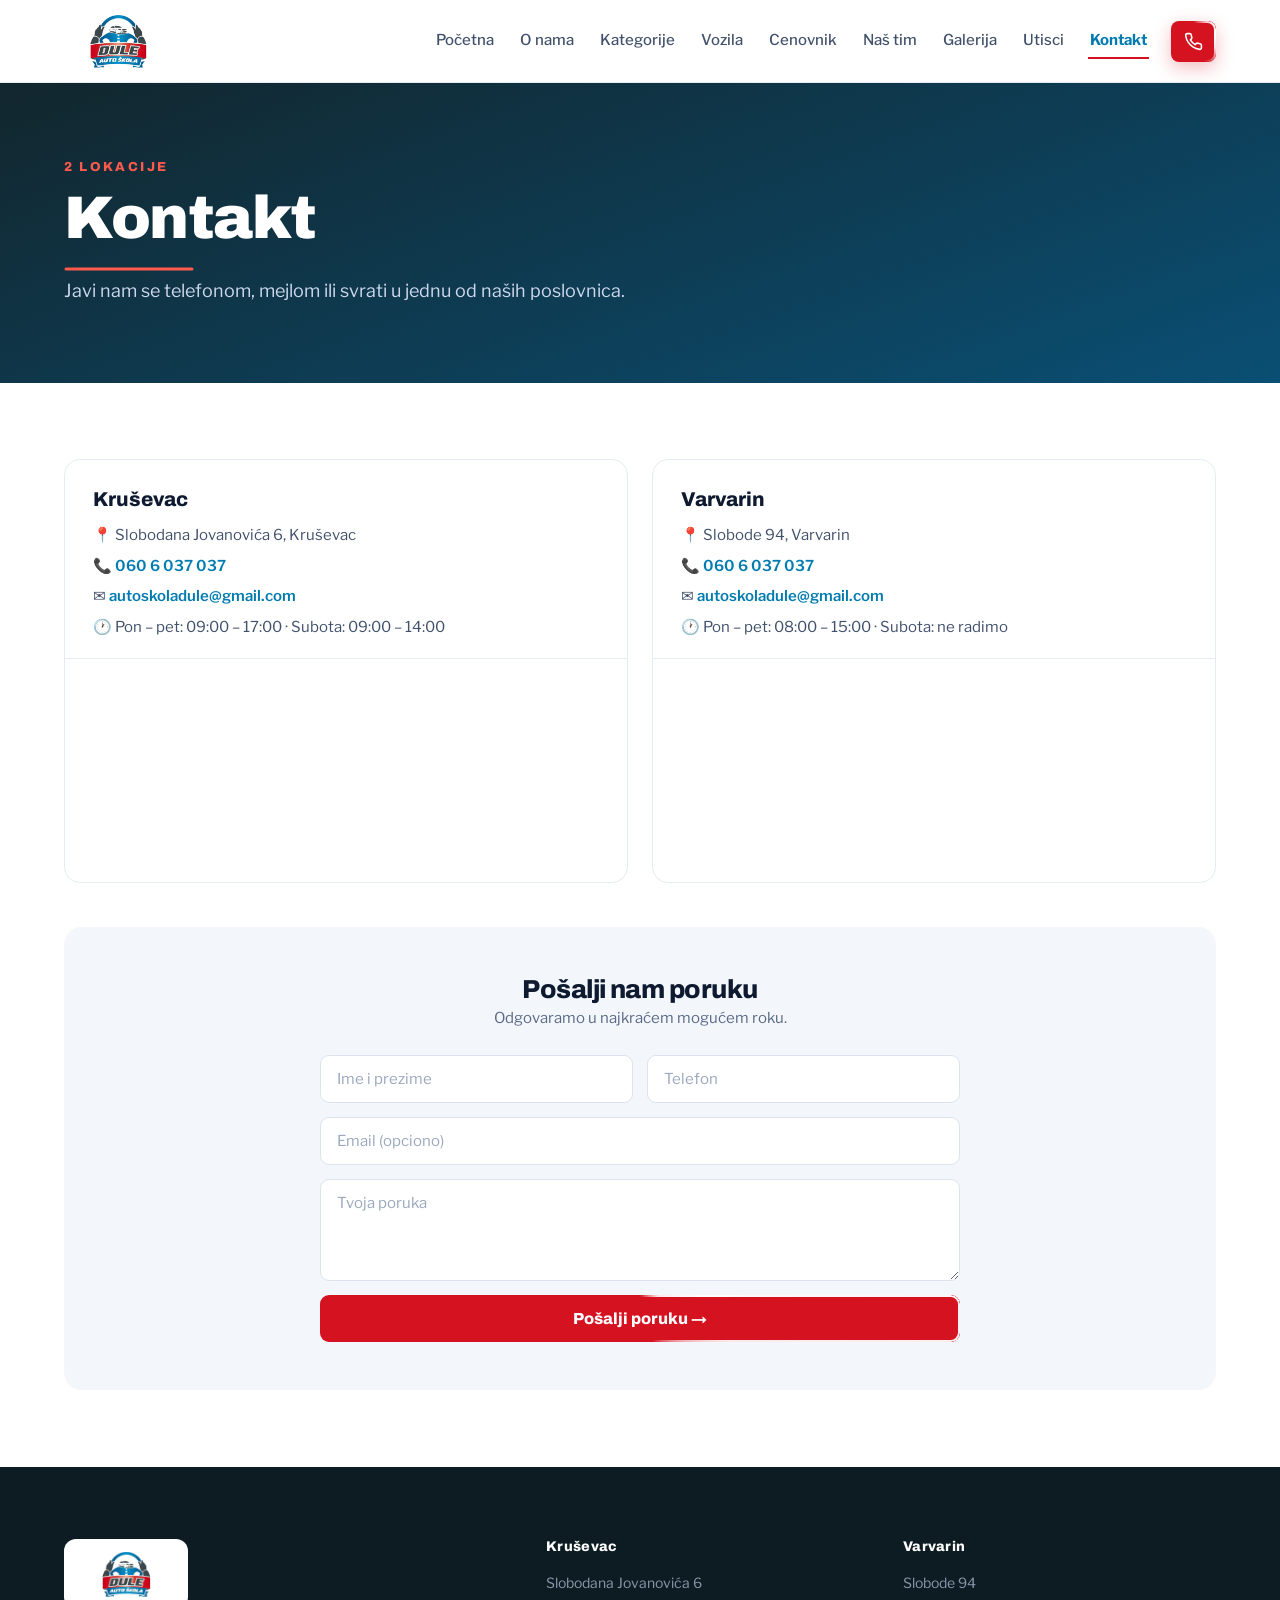
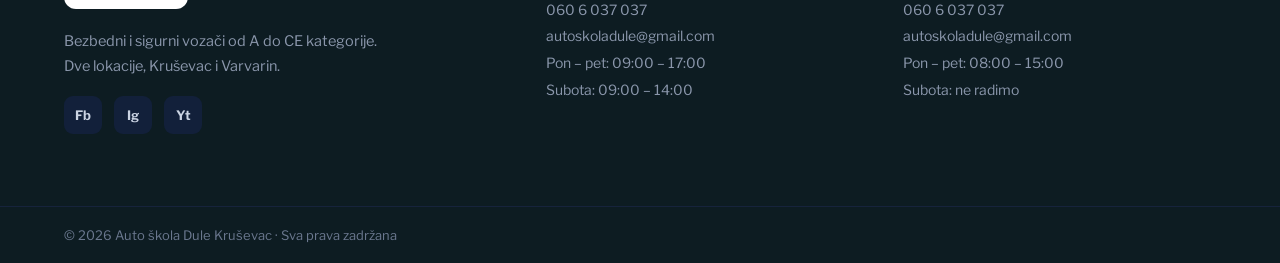
<file: kontakt.html>
<!DOCTYPE html>
<html lang="sr">
<head>
<meta charset="utf-8">
<meta name="viewport" content="width=device-width, initial-scale=1">
<title>Kontakt · Auto škola Dule Kruševac</title>
<link rel="preconnect" href="https://fonts.googleapis.com">
<link rel="preconnect" href="https://fonts.gstatic.com" crossorigin>
<link href="https://fonts.googleapis.com/css2?family=Archivo:wght@500;600;700;800;900&family=Libre+Franklin:wght@400;500;600;700&display=swap" rel="stylesheet">
<link rel="stylesheet" href="styles.css">
<script>document.documentElement.classList.add('js');</script>
</head>
<body>
<div style="font-family:'Libre Franklin',system-ui,sans-serif;color:#0e1a30;background:#fff;min-height:100vh">
  <header style="position:sticky;top:0;z-index:60;background:rgba(255,255,255,.94);backdrop-filter:blur(12px);border-bottom:1px solid #e6ebf3">
    <div style="position:relative;max-width:1200px;margin:0 auto;padding:14px 24px;display:flex;align-items:center;justify-content:space-between;gap:20px">
      <a href="index.html" style="display:flex;align-items:center;gap:12px"><img src="uploads/auto-skola-dule-logo.png" alt="Auto škola Dule" style="height:54px;width:auto;display:block"></a>
      <button class="dz-hamburger" aria-label="Meni" style="background:none;border:none;cursor:pointer;font-size:28px;color:#12262d;line-height:1;padding:6px">☰</button>
      <nav class="dz-nav" style="display:flex;align-items:center;gap:22px;flex-wrap:wrap;justify-content:flex-end">
        <a href="index.html" class="nav-link">Početna</a>
        <a href="o-nama.html" class="nav-link">O nama</a>
        <a href="kategorije.html" class="nav-link">Kategorije</a>
        <a href="vozila.html" class="nav-link">Vozila</a>
        <a href="cenovnik.html" class="nav-link">Cenovnik</a>
        <a href="tim.html" class="nav-link">Naš tim</a>
        <a href="galerija.html" class="nav-link">Galerija</a>
        <a href="index.html#utisci" class="nav-link">Utisci</a><a href="kontakt.html" class="nav-link active">Kontakt</a>
        <a href="tel:+381606037037" class="cta-btn" style="display:inline-flex;align-items:center;gap:8px;background:#d5121f;color:#fff;font-family:'Archivo',sans-serif;font-weight:800;font-size:14px;padding:11px 13px;border-radius:8px;text-decoration:none;box-shadow:0 6px 18px rgba(213,18,31,.28)" aria-label="Pozovi auto-školu"><svg viewBox="0 0 24 24" fill="none" stroke="currentColor" stroke-width="2" stroke-linecap="round" stroke-linejoin="round" style="width:19px;height:19px;display:block" aria-hidden="true"><path d="M22 16.92v3a2 2 0 0 1-2.18 2 19.79 19.79 0 0 1-8.63-3.07 19.5 19.5 0 0 1-6-6 19.79 19.79 0 0 1-3.07-8.67A2 2 0 0 1 4.11 2h3a2 2 0 0 1 2 1.72c.13.96.36 1.9.7 2.81a2 2 0 0 1-.45 2.11L8.09 9.91a16 16 0 0 0 6 6l1.27-1.27a2 2 0 0 1 2.11-.45c.9.34 1.85.57 2.81.7A2 2 0 0 1 22 16.92z"></path></svg></a>
      </nav>
    </div>
  </header>
  <main>
      <section style="background:linear-gradient(160deg,#12262d,#0a4f74);color:#fff">
        <div style="max-width:1200px;margin:0 auto;padding:clamp(48px,6vw,84px) 24px">
          <div style="font-family:'Archivo',sans-serif;font-weight:800;font-size:13px;letter-spacing:.2em;color:#ff5a4d;text-transform:uppercase;margin-bottom:14px">2 lokacije</div>
          <h1 style="font-family:'Archivo',sans-serif;font-weight:900;font-size:clamp(34px,5vw,60px);letter-spacing:-.025em;margin:0 0 16px;line-height:1.02">Kontakt</h1>
          <p style="font-size:18px;color:#cdd8ec;max-width:640px;margin:0;line-height:1.6">Javi nam se telefonom, mejlom ili svrati u jednu od naših poslovnica.</p>
        </div>
      </section>
      <section style="max-width:1200px;margin:0 auto;padding:clamp(48px,6vw,80px) 24px">
        <div style="display:grid;grid-template-columns:1fr 1fr;gap:24px;margin-bottom:44px">
          <div style="border:1px solid #e6ebf3;border-radius:16px;overflow:hidden;background:#fff"><div style="padding:28px 28px 20px"><h3 style="font-family:'Archivo',sans-serif;font-weight:800;font-size:20px;margin:0 0 14px">Kruševac</h3><div style="display:flex;flex-direction:column;gap:8px;font-size:15px;color:#41506b;line-height:1.5"><div>📍 Slobodana Jovanovića 6, Kruševac</div><div>📞 <a href="tel:+381606037037" style="color:#007bb0;font-weight:600">060 6 037 037</a></div><div>✉️ <a href="mailto:autoskoladule@gmail.com" style="color:#007bb0;font-weight:600">autoskoladule@gmail.com</a></div><div>🕐 Pon – pet: 09:00 – 17:00 · Subota: 09:00 – 14:00</div></div></div><iframe src="https://maps.google.com/maps?q=Slobodana%20Jovanovi%C4%87a%206%2C%20Kru%C5%A1evac&t=m&z=15&output=embed&iwloc=near" style="width:100%;height:220px;border:0;border-top:1px solid #e6ebf3" loading="lazy"></iframe></div>
          <div style="border:1px solid #e6ebf3;border-radius:16px;overflow:hidden;background:#fff"><div style="padding:28px 28px 20px"><h3 style="font-family:'Archivo',sans-serif;font-weight:800;font-size:20px;margin:0 0 14px">Varvarin</h3><div style="display:flex;flex-direction:column;gap:8px;font-size:15px;color:#41506b;line-height:1.5"><div>📍 Slobode 94, Varvarin</div><div>📞 <a href="tel:+381606037037" style="color:#007bb0;font-weight:600">060 6 037 037</a></div><div>✉️ <a href="mailto:autoskoladule@gmail.com" style="color:#007bb0;font-weight:600">autoskoladule@gmail.com</a></div><div>🕐 Pon – pet: 08:00 – 15:00 · Subota: ne radimo</div></div></div><iframe src="https://maps.google.com/maps?q=Slobode%2094%2C%20Varvarin&t=m&z=15&output=embed&iwloc=near" style="width:100%;height:220px;border:0;border-top:1px solid #e6ebf3" loading="lazy"></iframe></div>
        </div>
        <div style="background:#f3f6fb;border-radius:18px;padding:clamp(28px,4vw,48px)">
          <h2 style="font-family:'Archivo',sans-serif;font-weight:800;font-size:26px;letter-spacing:-.02em;margin:0 0 6px;text-align:center">Pošalji nam poruku</h2>
          <p style="font-size:15px;color:#5a6a85;text-align:center;margin:0 auto 28px;max-width:440px">Odgovaramo u najkraćem mogućem roku.</p>
          <form data-success="#kontakt-ok" style="max-width:640px;margin:0 auto;display:flex;flex-direction:column;gap:14px">
            <div style="display:grid;grid-template-columns:1fr 1fr;gap:14px"><input type="text" required placeholder="Ime i prezime" style="padding:14px 16px;border:1px solid #dce3ee;border-radius:9px;font-size:15px;font-family:'Libre Franklin',sans-serif;background:#fff"><input type="tel" required placeholder="Telefon" style="padding:14px 16px;border:1px solid #dce3ee;border-radius:9px;font-size:15px;font-family:'Libre Franklin',sans-serif;background:#fff"></div>
            <input type="email" placeholder="Email (opciono)" style="padding:14px 16px;border:1px solid #dce3ee;border-radius:9px;font-size:15px;font-family:'Libre Franklin',sans-serif;background:#fff">
            <textarea required rows="4" placeholder="Tvoja poruka" style="padding:14px 16px;border:1px solid #dce3ee;border-radius:9px;font-size:15px;font-family:'Libre Franklin',sans-serif;background:#fff;resize:vertical"></textarea>
            <button type="submit" style="background:#d5121f;color:#fff;font-family:'Archivo',sans-serif;font-weight:800;font-size:16px;padding:15px;border-radius:9px;border:none;cursor:pointer">Pošalji poruku →</button>
          </form>
          <div id="kontakt-ok" style="display:none;max-width:520px;margin:0 auto;text-align:center;background:#fff;border:1px solid #cfe6d4;border-radius:14px;padding:40px 30px"><div style="font-size:44px;margin-bottom:10px">✅</div><h3 style="font-family:'Archivo',sans-serif;font-weight:800;font-size:22px;margin:0 0 8px">Poruka je poslata!</h3><p style="font-size:15px;color:#5a6a85;margin:0">Hvala ti, javićemo se uskoro na tvoj kontakt.</p></div>
        </div>
      </section>
  </main>
  <footer style="background:#0d1c22;color:#cbd4e3">
    <div style="max-width:1200px;margin:0 auto;padding:clamp(44px,6vw,72px) 24px;display:grid;grid-template-columns:1.4fr 1fr 1fr;gap:44px">
      <div>
        <div style="display:inline-flex;align-items:center;background:#fff;border-radius:12px;padding:12px 16px;margin-bottom:20px"><img src="uploads/auto-skola-dule-logo.png" alt="Auto škola Dule" style="height:46px;width:auto;display:block"></div>
        <p style="font-size:14.5px;line-height:1.7;color:#8b97ac;max-width:340px;margin:0 0 18px">Bezbedni i sigurni vozači od A do CE kategorije. Dve lokacije, Kruševac i Varvarin.</p>
        <div style="display:flex;gap:12px">
          <a href="https://www.facebook.com/dule.autoskola/" target="_blank" rel="noopener" style="width:38px;height:38px;border-radius:9px;background:#12203a;display:flex;align-items:center;justify-content:center;color:#cbd4e3;font-size:13px;font-weight:700;text-decoration:none">Fb</a>
          <a href="https://www.instagram.com/autoskoladule/" target="_blank" rel="noopener" style="width:38px;height:38px;border-radius:9px;background:#12203a;display:flex;align-items:center;justify-content:center;color:#cbd4e3;font-size:13px;font-weight:700;text-decoration:none">Ig</a>
          <a href="https://www.youtube.com/channel/UC92BBUXjT8KW2FbSgrHSTdQ" target="_blank" rel="noopener" style="width:38px;height:38px;border-radius:9px;background:#12203a;display:flex;align-items:center;justify-content:center;color:#cbd4e3;font-size:13px;font-weight:700;text-decoration:none">Yt</a>
        </div>
      </div>
      <div>
        <h4 style="font-family:'Archivo',sans-serif;font-weight:800;font-size:14px;color:#fff;margin:0 0 16px;letter-spacing:.02em">Kruševac</h4>
        <div style="font-size:14px;line-height:1.9;color:#8b97ac">Slobodana Jovanovića 6<br><a href="tel:+381606037037" style="color:#8b97ac;text-decoration:none">060 6 037 037</a><br><a href="mailto:autoskoladule@gmail.com" style="color:#8b97ac;text-decoration:none">autoskoladule@gmail.com</a><br>Pon – pet: 09:00 – 17:00<br>Subota: 09:00 – 14:00</div>
      </div>
      <div>
        <h4 style="font-family:'Archivo',sans-serif;font-weight:800;font-size:14px;color:#fff;margin:0 0 16px;letter-spacing:.02em">Varvarin</h4>
        <div style="font-size:14px;line-height:1.9;color:#8b97ac">Slobode 94<br><a href="tel:+381606037037" style="color:#8b97ac;text-decoration:none">060 6 037 037</a><br><a href="mailto:autoskoladule@gmail.com" style="color:#8b97ac;text-decoration:none">autoskoladule@gmail.com</a><br>Pon – pet: 08:00 – 15:00<br>Subota: ne radimo</div>
      </div>
    </div>
    <div style="border-top:1px solid #16233c"><div style="max-width:1200px;margin:0 auto;padding:20px 24px;font-size:13px;color:#6b788f">© 2026 Auto škola Dule Kruševac · Sva prava zadržana</div></div>
  </footer>
</div>
<script src="app.js"></script>
</body>
</html>
</file>
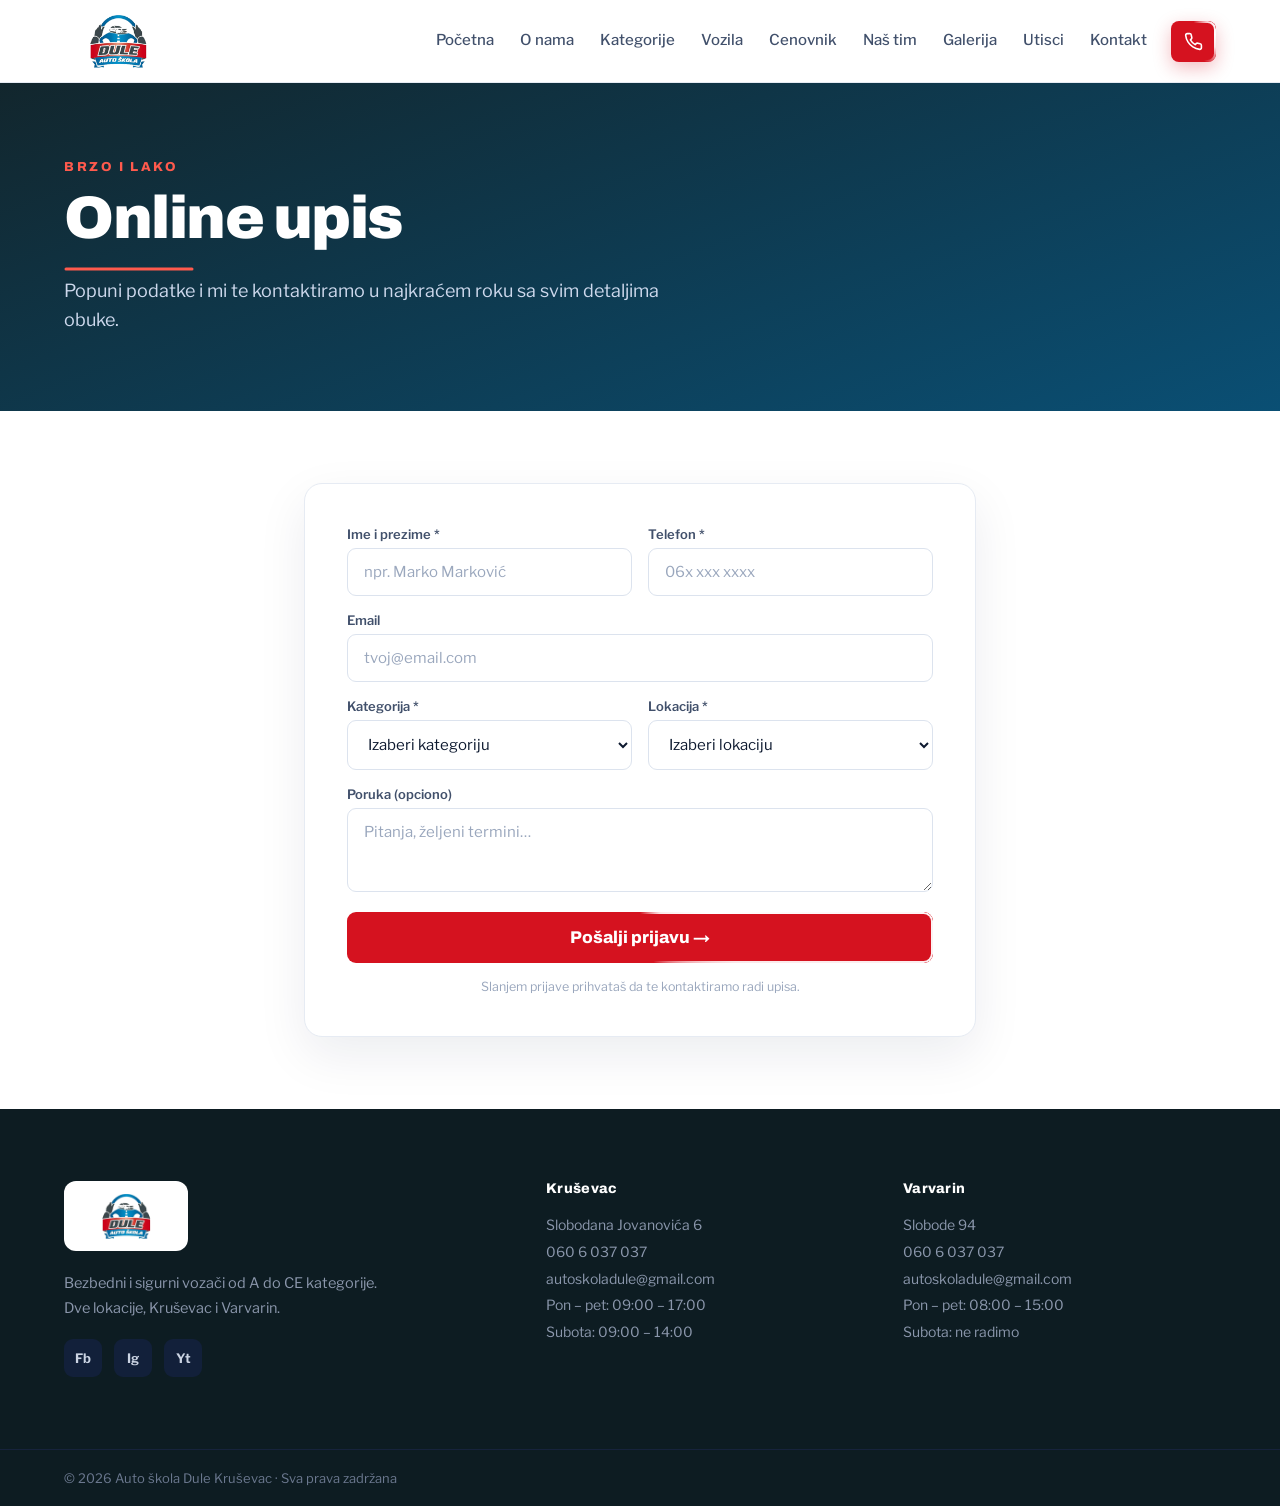
<file: upis.html>
<!DOCTYPE html>
<html lang="sr">
<head>
<meta charset="utf-8">
<meta name="viewport" content="width=device-width, initial-scale=1">
<title>Online upis · Auto škola Dule Kruševac</title>
<link rel="preconnect" href="https://fonts.googleapis.com">
<link rel="preconnect" href="https://fonts.gstatic.com" crossorigin>
<link href="https://fonts.googleapis.com/css2?family=Archivo:wght@500;600;700;800;900&family=Libre+Franklin:wght@400;500;600;700&display=swap" rel="stylesheet">
<link rel="stylesheet" href="styles.css">
<script>document.documentElement.classList.add('js');</script>
</head>
<body>
<div style="font-family:'Libre Franklin',system-ui,sans-serif;color:#0e1a30;background:#fff;min-height:100vh">
  <header style="position:sticky;top:0;z-index:60;background:rgba(255,255,255,.94);backdrop-filter:blur(12px);border-bottom:1px solid #e6ebf3">
    <div style="position:relative;max-width:1200px;margin:0 auto;padding:14px 24px;display:flex;align-items:center;justify-content:space-between;gap:20px">
      <a href="index.html" style="display:flex;align-items:center;gap:12px"><img src="uploads/auto-skola-dule-logo.png" alt="Auto škola Dule" style="height:54px;width:auto;display:block"></a>
      <button class="dz-hamburger" aria-label="Meni" style="background:none;border:none;cursor:pointer;font-size:28px;color:#12262d;line-height:1;padding:6px">☰</button>
      <nav class="dz-nav" style="display:flex;align-items:center;gap:22px;flex-wrap:wrap;justify-content:flex-end">
        <a href="index.html" class="nav-link">Početna</a>
        <a href="o-nama.html" class="nav-link">O nama</a>
        <a href="kategorije.html" class="nav-link">Kategorije</a>
        <a href="vozila.html" class="nav-link">Vozila</a>
        <a href="cenovnik.html" class="nav-link">Cenovnik</a>
        <a href="tim.html" class="nav-link">Naš tim</a>
        <a href="galerija.html" class="nav-link">Galerija</a>
        <a href="index.html#utisci" class="nav-link">Utisci</a><a href="kontakt.html" class="nav-link">Kontakt</a>
        <a href="tel:+381606037037" class="cta-btn" style="display:inline-flex;align-items:center;gap:8px;background:#d5121f;color:#fff;font-family:'Archivo',sans-serif;font-weight:800;font-size:14px;padding:11px 13px;border-radius:8px;text-decoration:none;box-shadow:0 6px 18px rgba(213,18,31,.28)" aria-label="Pozovi auto-školu"><svg viewBox="0 0 24 24" fill="none" stroke="currentColor" stroke-width="2" stroke-linecap="round" stroke-linejoin="round" style="width:19px;height:19px;display:block" aria-hidden="true"><path d="M22 16.92v3a2 2 0 0 1-2.18 2 19.79 19.79 0 0 1-8.63-3.07 19.5 19.5 0 0 1-6-6 19.79 19.79 0 0 1-3.07-8.67A2 2 0 0 1 4.11 2h3a2 2 0 0 1 2 1.72c.13.96.36 1.9.7 2.81a2 2 0 0 1-.45 2.11L8.09 9.91a16 16 0 0 0 6 6l1.27-1.27a2 2 0 0 1 2.11-.45c.9.34 1.85.57 2.81.7A2 2 0 0 1 22 16.92z"></path></svg></a>
      </nav>
    </div>
  </header>
  <main>
      <section style="background:linear-gradient(160deg,#12262d,#0a4f74);color:#fff">
        <div style="max-width:1200px;margin:0 auto;padding:clamp(48px,6vw,84px) 24px">
          <div style="font-family:'Archivo',sans-serif;font-weight:800;font-size:13px;letter-spacing:.2em;color:#ff5a4d;text-transform:uppercase;margin-bottom:14px">Brzo i lako</div>
          <h1 style="font-family:'Archivo',sans-serif;font-weight:900;font-size:clamp(34px,5vw,60px);letter-spacing:-.025em;margin:0 0 16px;line-height:1.02">Online upis</h1>
          <p style="font-size:18px;color:#cdd8ec;max-width:640px;margin:0;line-height:1.6">Popuni podatke i mi te kontaktiramo u najkraćem roku sa svim detaljima obuke.</p>
        </div>
      </section>
      <section style="max-width:720px;margin:0 auto;padding:clamp(48px,6vw,72px) 24px">
        <form data-success="#upis-ok" style="display:flex;flex-direction:column;gap:16px;background:#fff;border:1px solid #e6ebf3;border-radius:18px;padding:clamp(26px,4vw,42px);box-shadow:0 18px 50px rgba(10,28,64,.08)">
          <div style="display:grid;grid-template-columns:1fr 1fr;gap:16px"><div style="display:flex;flex-direction:column;gap:6px"><label style="font-size:13px;font-weight:600;color:#41506b">Ime i prezime *</label><input type="text" required placeholder="npr. Marko Marković" style="padding:14px 16px;border:1px solid #dce3ee;border-radius:9px;font-size:15px;font-family:'Libre Franklin',sans-serif"></div><div style="display:flex;flex-direction:column;gap:6px"><label style="font-size:13px;font-weight:600;color:#41506b">Telefon *</label><input type="tel" required placeholder="06x xxx xxxx" style="padding:14px 16px;border:1px solid #dce3ee;border-radius:9px;font-size:15px;font-family:'Libre Franklin',sans-serif"></div></div>
          <div style="display:flex;flex-direction:column;gap:6px"><label style="font-size:13px;font-weight:600;color:#41506b">Email</label><input type="email" placeholder="tvoj@email.com" style="padding:14px 16px;border:1px solid #dce3ee;border-radius:9px;font-size:15px;font-family:'Libre Franklin',sans-serif"></div>
          <div style="display:grid;grid-template-columns:1fr 1fr;gap:16px"><div style="display:flex;flex-direction:column;gap:6px"><label style="font-size:13px;font-weight:600;color:#41506b">Kategorija *</label><select required style="padding:14px 16px;border:1px solid #dce3ee;border-radius:9px;font-size:15px;font-family:'Libre Franklin',sans-serif;background:#fff;color:#0e1a30"><option value="">Izaberi kategoriju</option><option>A</option><option>A1</option><option>A2</option><option>AM</option><option>B</option><option>BE</option><option>C</option><option>CE</option></select></div><div style="display:flex;flex-direction:column;gap:6px"><label style="font-size:13px;font-weight:600;color:#41506b">Lokacija *</label><select required style="padding:14px 16px;border:1px solid #dce3ee;border-radius:9px;font-size:15px;font-family:'Libre Franklin',sans-serif;background:#fff;color:#0e1a30"><option value="">Izaberi lokaciju</option><option>Kruševac</option><option>Varvarin</option></select></div></div>
          <div style="display:flex;flex-direction:column;gap:6px"><label style="font-size:13px;font-weight:600;color:#41506b">Poruka (opciono)</label><textarea rows="3" placeholder="Pitanja, željeni termini…" style="padding:14px 16px;border:1px solid #dce3ee;border-radius:9px;font-size:15px;font-family:'Libre Franklin',sans-serif;resize:vertical"></textarea></div>
          <button type="submit" style="background:#d5121f;color:#fff;font-family:'Archivo',sans-serif;font-weight:800;font-size:17px;padding:16px;border-radius:9px;border:none;cursor:pointer;margin-top:4px">Pošalji prijavu →</button>
          <p style="font-size:12.5px;color:#9aa7bd;text-align:center;margin:0">Slanjem prijave prihvataš da te kontaktiramo radi upisa.</p>
        </form>
        <div id="upis-ok" style="display:none;text-align:center;background:#fff;border:1px solid #cfe6d4;border-radius:18px;padding:56px 34px;box-shadow:0 18px 50px rgba(10,28,64,.08)"><div style="font-size:52px;margin-bottom:14px">🎉</div><h2 style="font-family:'Archivo',sans-serif;font-weight:800;font-size:26px;margin:0 0 10px">Prijava je poslata!</h2><p style="font-size:16px;color:#5a6a85;margin:0 0 26px;line-height:1.6">Hvala ti na poverenju. Naš tim će te uskoro kontaktirati sa svim detaljima o obuci.</p><a href="index.html" style="display:inline-block;background:#16292f;color:#fff;font-family:'Archivo',sans-serif;font-weight:700;font-size:15px;padding:14px 28px;border-radius:9px;text-decoration:none">Nazad na početnu</a></div>
      </section>
  </main>
  <footer style="background:#0d1c22;color:#cbd4e3">
    <div style="max-width:1200px;margin:0 auto;padding:clamp(44px,6vw,72px) 24px;display:grid;grid-template-columns:1.4fr 1fr 1fr;gap:44px">
      <div>
        <div style="display:inline-flex;align-items:center;background:#fff;border-radius:12px;padding:12px 16px;margin-bottom:20px"><img src="uploads/auto-skola-dule-logo.png" alt="Auto škola Dule" style="height:46px;width:auto;display:block"></div>
        <p style="font-size:14.5px;line-height:1.7;color:#8b97ac;max-width:340px;margin:0 0 18px">Bezbedni i sigurni vozači od A do CE kategorije. Dve lokacije, Kruševac i Varvarin.</p>
        <div style="display:flex;gap:12px">
          <a href="https://www.facebook.com/dule.autoskola/" target="_blank" rel="noopener" style="width:38px;height:38px;border-radius:9px;background:#12203a;display:flex;align-items:center;justify-content:center;color:#cbd4e3;font-size:13px;font-weight:700;text-decoration:none">Fb</a>
          <a href="https://www.instagram.com/autoskoladule/" target="_blank" rel="noopener" style="width:38px;height:38px;border-radius:9px;background:#12203a;display:flex;align-items:center;justify-content:center;color:#cbd4e3;font-size:13px;font-weight:700;text-decoration:none">Ig</a>
          <a href="https://www.youtube.com/channel/UC92BBUXjT8KW2FbSgrHSTdQ" target="_blank" rel="noopener" style="width:38px;height:38px;border-radius:9px;background:#12203a;display:flex;align-items:center;justify-content:center;color:#cbd4e3;font-size:13px;font-weight:700;text-decoration:none">Yt</a>
        </div>
      </div>
      <div>
        <h4 style="font-family:'Archivo',sans-serif;font-weight:800;font-size:14px;color:#fff;margin:0 0 16px;letter-spacing:.02em">Kruševac</h4>
        <div style="font-size:14px;line-height:1.9;color:#8b97ac">Slobodana Jovanovića 6<br><a href="tel:+381606037037" style="color:#8b97ac;text-decoration:none">060 6 037 037</a><br><a href="mailto:autoskoladule@gmail.com" style="color:#8b97ac;text-decoration:none">autoskoladule@gmail.com</a><br>Pon – pet: 09:00 – 17:00<br>Subota: 09:00 – 14:00</div>
      </div>
      <div>
        <h4 style="font-family:'Archivo',sans-serif;font-weight:800;font-size:14px;color:#fff;margin:0 0 16px;letter-spacing:.02em">Varvarin</h4>
        <div style="font-size:14px;line-height:1.9;color:#8b97ac">Slobode 94<br><a href="tel:+381606037037" style="color:#8b97ac;text-decoration:none">060 6 037 037</a><br><a href="mailto:autoskoladule@gmail.com" style="color:#8b97ac;text-decoration:none">autoskoladule@gmail.com</a><br>Pon – pet: 08:00 – 15:00<br>Subota: ne radimo</div>
      </div>
    </div>
    <div style="border-top:1px solid #16233c"><div style="max-width:1200px;margin:0 auto;padding:20px 24px;font-size:13px;color:#6b788f">© 2026 Auto škola Dule Kruševac · Sva prava zadržana</div></div>
  </footer>
</div>
<script src="app.js"></script>
</body>
</html>
</file>
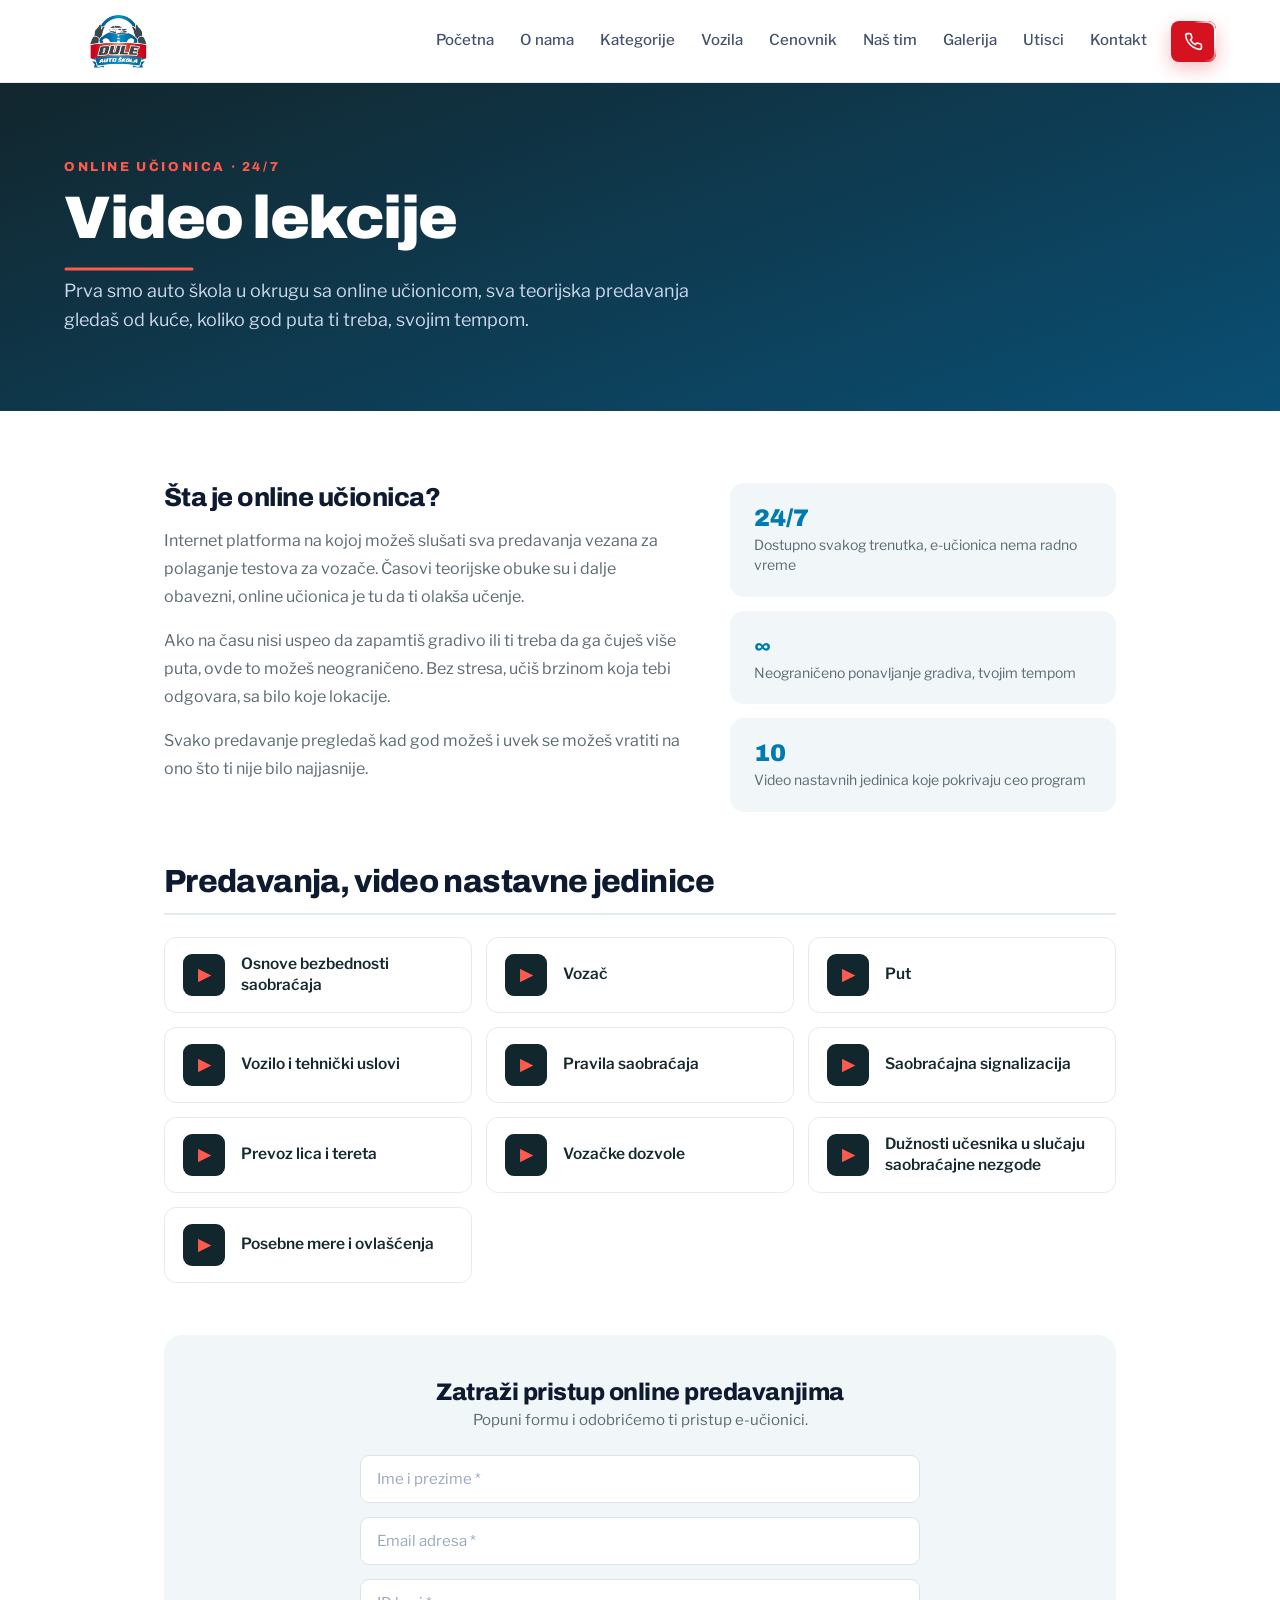
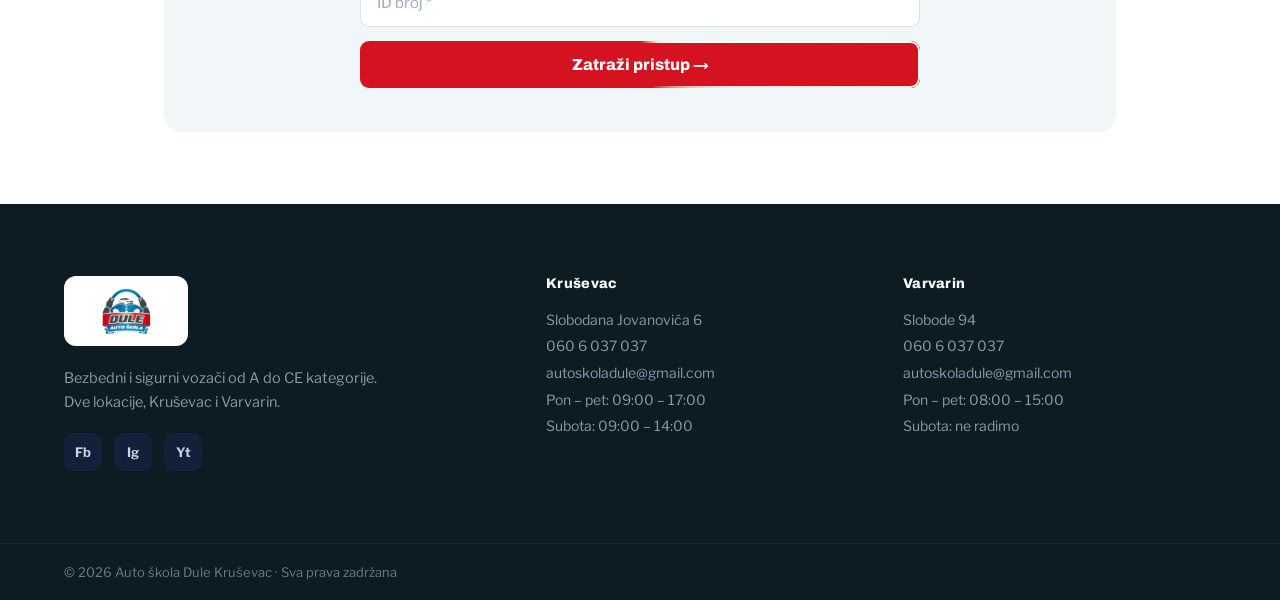
<file: video-lekcije.html>
<!DOCTYPE html>
<html lang="sr">
<head>
<meta charset="utf-8">
<meta name="viewport" content="width=device-width, initial-scale=1">
<title>Video lekcije · Auto škola Dule Kruševac</title>
<link rel="preconnect" href="https://fonts.googleapis.com">
<link rel="preconnect" href="https://fonts.gstatic.com" crossorigin>
<link href="https://fonts.googleapis.com/css2?family=Archivo:wght@500;600;700;800;900&family=Libre+Franklin:wght@400;500;600;700&display=swap" rel="stylesheet">
<link rel="stylesheet" href="styles.css">
<script>document.documentElement.classList.add('js');</script>
</head>
<body>
<div style="font-family:'Libre Franklin',system-ui,sans-serif;color:#0e1a30;background:#fff;min-height:100vh">
  <header style="position:sticky;top:0;z-index:60;background:rgba(255,255,255,.94);backdrop-filter:blur(12px);border-bottom:1px solid #e6ebf3">
    <div style="position:relative;max-width:1200px;margin:0 auto;padding:14px 24px;display:flex;align-items:center;justify-content:space-between;gap:20px">
      <a href="index.html" style="display:flex;align-items:center;gap:12px"><img src="uploads/auto-skola-dule-logo.png" alt="Auto škola Dule" style="height:54px;width:auto;display:block"></a>
      <button class="dz-hamburger" aria-label="Meni" style="background:none;border:none;cursor:pointer;font-size:28px;color:#12262d;line-height:1;padding:6px">☰</button>
      <nav class="dz-nav" style="display:flex;align-items:center;gap:22px;flex-wrap:wrap;justify-content:flex-end">
        <a href="index.html" class="nav-link">Početna</a>
        <a href="o-nama.html" class="nav-link">O nama</a>
        <a href="kategorije.html" class="nav-link">Kategorije</a>
        <a href="vozila.html" class="nav-link">Vozila</a>
        <a href="cenovnik.html" class="nav-link">Cenovnik</a>
        <a href="tim.html" class="nav-link">Naš tim</a>
        <a href="galerija.html" class="nav-link">Galerija</a>
        <a href="index.html#utisci" class="nav-link">Utisci</a><a href="kontakt.html" class="nav-link">Kontakt</a>
        <a href="tel:+381606037037" class="cta-btn" style="display:inline-flex;align-items:center;gap:8px;background:#d5121f;color:#fff;font-family:'Archivo',sans-serif;font-weight:800;font-size:14px;padding:11px 13px;border-radius:8px;text-decoration:none;box-shadow:0 6px 18px rgba(213,18,31,.28)" aria-label="Pozovi auto-školu"><svg viewBox="0 0 24 24" fill="none" stroke="currentColor" stroke-width="2" stroke-linecap="round" stroke-linejoin="round" style="width:19px;height:19px;display:block" aria-hidden="true"><path d="M22 16.92v3a2 2 0 0 1-2.18 2 19.79 19.79 0 0 1-8.63-3.07 19.5 19.5 0 0 1-6-6 19.79 19.79 0 0 1-3.07-8.67A2 2 0 0 1 4.11 2h3a2 2 0 0 1 2 1.72c.13.96.36 1.9.7 2.81a2 2 0 0 1-.45 2.11L8.09 9.91a16 16 0 0 0 6 6l1.27-1.27a2 2 0 0 1 2.11-.45c.9.34 1.85.57 2.81.7A2 2 0 0 1 22 16.92z"></path></svg></a>
      </nav>
    </div>
  </header>
  <main>
      <section style="background:linear-gradient(160deg,#12262d,#0a4f74);color:#fff">
        <div style="max-width:1200px;margin:0 auto;padding:clamp(48px,6vw,84px) 24px">
          <div style="font-family:'Archivo',sans-serif;font-weight:800;font-size:13px;letter-spacing:.2em;color:#ff5a4d;text-transform:uppercase;margin-bottom:14px">Online učionica · 24/7</div>
          <h1 style="font-family:'Archivo',sans-serif;font-weight:900;font-size:clamp(34px,5vw,60px);letter-spacing:-.025em;margin:0 0 16px;line-height:1.02">Video lekcije</h1>
          <p style="font-size:18px;color:#cdd8ec;max-width:640px;margin:0;line-height:1.6">Prva smo auto škola u okrugu sa online učionicom, sva teorijska predavanja gledaš od kuće, koliko god puta ti treba, svojim tempom.</p>
        </div>
      </section>
      <section style="max-width:1000px;margin:0 auto;padding:clamp(48px,6vw,72px) 24px">
        <div style="display:grid;grid-template-columns:1.15fr .85fr;gap:44px;align-items:start">
          <div style="min-width:280px"><h2 style="font-family:'Archivo',sans-serif;font-weight:800;font-size:26px;letter-spacing:-.02em;margin:0 0 16px">Šta je online učionica?</h2><p style="font-size:16px;color:#5a6a70;line-height:1.75;margin:0 0 16px">Internet platforma na kojoj možeš slušati sva predavanja vezana za polaganje testova za vozače. Časovi teorijske obuke su i dalje obavezni, online učionica je tu da ti olakša učenje.</p><p style="font-size:16px;color:#5a6a70;line-height:1.75;margin:0 0 16px">Ako na času nisi uspeo da zapamtiš gradivo ili ti treba da ga čuješ više puta, ovde to možeš neograničeno. Bez stresa, učiš brzinom koja tebi odgovara, sa bilo koje lokacije.</p><p style="font-size:16px;color:#5a6a70;line-height:1.75;margin:0">Svako predavanje pregledaš kad god možeš i uvek se možeš vratiti na ono što ti nije bilo najjasnije.</p></div>
          <div style="display:flex;flex-direction:column;gap:14px;min-width:240px"><div style="background:#f1f6f8;border-radius:14px;padding:22px 24px"><div style="font-family:'Archivo',sans-serif;font-weight:900;font-size:24px;color:#007bb0">24/7</div><div style="font-size:14px;color:#5a6a70;margin-top:4px;line-height:1.4">Dostupno svakog trenutka, e-učionica nema radno vreme</div></div><div style="background:#f1f6f8;border-radius:14px;padding:22px 24px"><div style="font-family:'Archivo',sans-serif;font-weight:900;font-size:24px;color:#007bb0">∞</div><div style="font-size:14px;color:#5a6a70;margin-top:4px;line-height:1.4">Neograničeno ponavljanje gradiva, tvojim tempom</div></div><div style="background:#f1f6f8;border-radius:14px;padding:22px 24px"><div style="font-family:'Archivo',sans-serif;font-weight:900;font-size:24px;color:#007bb0">10</div><div style="font-size:14px;color:#5a6a70;margin-top:4px;line-height:1.4">Video nastavnih jedinica koje pokrivaju ceo program</div></div></div>
        </div>
        <h2 style="font-family:'Archivo',sans-serif;font-weight:800;font-size:clamp(24px,3vw,32px);letter-spacing:-.02em;margin:52px 0 22px;padding-bottom:14px;border-bottom:2px solid #e2ebee">Predavanja, video nastavne jedinice</h2>
        <div style="display:grid;grid-template-columns:repeat(auto-fill,minmax(300px,1fr));gap:14px">
          <div style="display:flex;align-items:center;gap:16px;border:1px solid #e6ebf3;border-radius:12px;padding:16px 18px;background:#fff"><div style="width:42px;height:42px;flex:none;border-radius:9px;background:#12262d;display:flex;align-items:center;justify-content:center;font-family:'Archivo',sans-serif;font-weight:900;font-size:16px;color:#ff5a4d">▶</div><div style="font-size:15.5px;font-weight:600;color:#16292f;line-height:1.35">Osnove bezbednosti saobraćaja</div></div>
          <div style="display:flex;align-items:center;gap:16px;border:1px solid #e6ebf3;border-radius:12px;padding:16px 18px;background:#fff"><div style="width:42px;height:42px;flex:none;border-radius:9px;background:#12262d;display:flex;align-items:center;justify-content:center;font-family:'Archivo',sans-serif;font-weight:900;font-size:16px;color:#ff5a4d">▶</div><div style="font-size:15.5px;font-weight:600;color:#16292f;line-height:1.35">Vozač</div></div>
          <div style="display:flex;align-items:center;gap:16px;border:1px solid #e6ebf3;border-radius:12px;padding:16px 18px;background:#fff"><div style="width:42px;height:42px;flex:none;border-radius:9px;background:#12262d;display:flex;align-items:center;justify-content:center;font-family:'Archivo',sans-serif;font-weight:900;font-size:16px;color:#ff5a4d">▶</div><div style="font-size:15.5px;font-weight:600;color:#16292f;line-height:1.35">Put</div></div>
          <div style="display:flex;align-items:center;gap:16px;border:1px solid #e6ebf3;border-radius:12px;padding:16px 18px;background:#fff"><div style="width:42px;height:42px;flex:none;border-radius:9px;background:#12262d;display:flex;align-items:center;justify-content:center;font-family:'Archivo',sans-serif;font-weight:900;font-size:16px;color:#ff5a4d">▶</div><div style="font-size:15.5px;font-weight:600;color:#16292f;line-height:1.35">Vozilo i tehnički uslovi</div></div>
          <div style="display:flex;align-items:center;gap:16px;border:1px solid #e6ebf3;border-radius:12px;padding:16px 18px;background:#fff"><div style="width:42px;height:42px;flex:none;border-radius:9px;background:#12262d;display:flex;align-items:center;justify-content:center;font-family:'Archivo',sans-serif;font-weight:900;font-size:16px;color:#ff5a4d">▶</div><div style="font-size:15.5px;font-weight:600;color:#16292f;line-height:1.35">Pravila saobraćaja</div></div>
          <div style="display:flex;align-items:center;gap:16px;border:1px solid #e6ebf3;border-radius:12px;padding:16px 18px;background:#fff"><div style="width:42px;height:42px;flex:none;border-radius:9px;background:#12262d;display:flex;align-items:center;justify-content:center;font-family:'Archivo',sans-serif;font-weight:900;font-size:16px;color:#ff5a4d">▶</div><div style="font-size:15.5px;font-weight:600;color:#16292f;line-height:1.35">Saobraćajna signalizacija</div></div>
          <div style="display:flex;align-items:center;gap:16px;border:1px solid #e6ebf3;border-radius:12px;padding:16px 18px;background:#fff"><div style="width:42px;height:42px;flex:none;border-radius:9px;background:#12262d;display:flex;align-items:center;justify-content:center;font-family:'Archivo',sans-serif;font-weight:900;font-size:16px;color:#ff5a4d">▶</div><div style="font-size:15.5px;font-weight:600;color:#16292f;line-height:1.35">Prevoz lica i tereta</div></div>
          <div style="display:flex;align-items:center;gap:16px;border:1px solid #e6ebf3;border-radius:12px;padding:16px 18px;background:#fff"><div style="width:42px;height:42px;flex:none;border-radius:9px;background:#12262d;display:flex;align-items:center;justify-content:center;font-family:'Archivo',sans-serif;font-weight:900;font-size:16px;color:#ff5a4d">▶</div><div style="font-size:15.5px;font-weight:600;color:#16292f;line-height:1.35">Vozačke dozvole</div></div>
          <div style="display:flex;align-items:center;gap:16px;border:1px solid #e6ebf3;border-radius:12px;padding:16px 18px;background:#fff"><div style="width:42px;height:42px;flex:none;border-radius:9px;background:#12262d;display:flex;align-items:center;justify-content:center;font-family:'Archivo',sans-serif;font-weight:900;font-size:16px;color:#ff5a4d">▶</div><div style="font-size:15.5px;font-weight:600;color:#16292f;line-height:1.35">Dužnosti učesnika u slučaju saobraćajne nezgode</div></div>
          <div style="display:flex;align-items:center;gap:16px;border:1px solid #e6ebf3;border-radius:12px;padding:16px 18px;background:#fff"><div style="width:42px;height:42px;flex:none;border-radius:9px;background:#12262d;display:flex;align-items:center;justify-content:center;font-family:'Archivo',sans-serif;font-weight:900;font-size:16px;color:#ff5a4d">▶</div><div style="font-size:15.5px;font-weight:600;color:#16292f;line-height:1.35">Posebne mere i ovlašćenja</div></div>
        </div>
        <div style="margin-top:52px;background:#f1f6f8;border-radius:18px;padding:clamp(28px,4vw,44px)">
          <h2 style="font-family:'Archivo',sans-serif;font-weight:800;font-size:24px;letter-spacing:-.02em;margin:0 0 6px;text-align:center">Zatraži pristup online predavanjima</h2>
          <p style="font-size:15px;color:#5a6a70;text-align:center;margin:0 auto 26px;max-width:460px">Popuni formu i odobrićemo ti pristup e-učionici.</p>
          <form data-success="#video-ok" style="max-width:560px;margin:0 auto;display:flex;flex-direction:column;gap:14px"><input type="text" required placeholder="Ime i prezime *" style="padding:14px 16px;border:1px solid #dce3ee;border-radius:9px;font-size:15px;font-family:'Libre Franklin',sans-serif;background:#fff"><input type="email" required placeholder="Email adresa *" style="padding:14px 16px;border:1px solid #dce3ee;border-radius:9px;font-size:15px;font-family:'Libre Franklin',sans-serif;background:#fff"><input type="text" required placeholder="ID broj *" style="padding:14px 16px;border:1px solid #dce3ee;border-radius:9px;font-size:15px;font-family:'Libre Franklin',sans-serif;background:#fff"><button type="submit" style="background:#d5121f;color:#fff;font-family:'Archivo',sans-serif;font-weight:800;font-size:16px;padding:15px;border-radius:9px;border:none;cursor:pointer">Zatraži pristup →</button></form>
          <div id="video-ok" style="display:none;max-width:520px;margin:0 auto;text-align:center;background:#fff;border:1px solid #cfe6d4;border-radius:14px;padding:40px 30px"><div style="font-size:44px;margin-bottom:10px">✅</div><h3 style="font-family:'Archivo',sans-serif;font-weight:800;font-size:22px;margin:0 0 8px">Zahtev je poslat!</h3><p style="font-size:15px;color:#5a6a70;margin:0">Proverićemo tvoje podatke i poslati pristup online predavanjima na tvoj email.</p></div>
        </div>
      </section>
  </main>
  <footer style="background:#0d1c22;color:#cbd4e3">
    <div style="max-width:1200px;margin:0 auto;padding:clamp(44px,6vw,72px) 24px;display:grid;grid-template-columns:1.4fr 1fr 1fr;gap:44px">
      <div>
        <div style="display:inline-flex;align-items:center;background:#fff;border-radius:12px;padding:12px 16px;margin-bottom:20px"><img src="uploads/auto-skola-dule-logo.png" alt="Auto škola Dule" style="height:46px;width:auto;display:block"></div>
        <p style="font-size:14.5px;line-height:1.7;color:#8b97ac;max-width:340px;margin:0 0 18px">Bezbedni i sigurni vozači od A do CE kategorije. Dve lokacije, Kruševac i Varvarin.</p>
        <div style="display:flex;gap:12px">
          <a href="https://www.facebook.com/dule.autoskola/" target="_blank" rel="noopener" style="width:38px;height:38px;border-radius:9px;background:#12203a;display:flex;align-items:center;justify-content:center;color:#cbd4e3;font-size:13px;font-weight:700;text-decoration:none">Fb</a>
          <a href="https://www.instagram.com/autoskoladule/" target="_blank" rel="noopener" style="width:38px;height:38px;border-radius:9px;background:#12203a;display:flex;align-items:center;justify-content:center;color:#cbd4e3;font-size:13px;font-weight:700;text-decoration:none">Ig</a>
          <a href="https://www.youtube.com/channel/UC92BBUXjT8KW2FbSgrHSTdQ" target="_blank" rel="noopener" style="width:38px;height:38px;border-radius:9px;background:#12203a;display:flex;align-items:center;justify-content:center;color:#cbd4e3;font-size:13px;font-weight:700;text-decoration:none">Yt</a>
        </div>
      </div>
      <div>
        <h4 style="font-family:'Archivo',sans-serif;font-weight:800;font-size:14px;color:#fff;margin:0 0 16px;letter-spacing:.02em">Kruševac</h4>
        <div style="font-size:14px;line-height:1.9;color:#8b97ac">Slobodana Jovanovića 6<br><a href="tel:+381606037037" style="color:#8b97ac;text-decoration:none">060 6 037 037</a><br><a href="mailto:autoskoladule@gmail.com" style="color:#8b97ac;text-decoration:none">autoskoladule@gmail.com</a><br>Pon – pet: 09:00 – 17:00<br>Subota: 09:00 – 14:00</div>
      </div>
      <div>
        <h4 style="font-family:'Archivo',sans-serif;font-weight:800;font-size:14px;color:#fff;margin:0 0 16px;letter-spacing:.02em">Varvarin</h4>
        <div style="font-size:14px;line-height:1.9;color:#8b97ac">Slobode 94<br><a href="tel:+381606037037" style="color:#8b97ac;text-decoration:none">060 6 037 037</a><br><a href="mailto:autoskoladule@gmail.com" style="color:#8b97ac;text-decoration:none">autoskoladule@gmail.com</a><br>Pon – pet: 08:00 – 15:00<br>Subota: ne radimo</div>
      </div>
    </div>
    <div style="border-top:1px solid #16233c"><div style="max-width:1200px;margin:0 auto;padding:20px 24px;font-size:13px;color:#6b788f">© 2026 Auto škola Dule Kruševac · Sva prava zadržana</div></div>
  </footer>
</div>
<script src="app.js"></script>
</body>
</html>
</file>
<file: styles.css>
*{box-sizing:border-box}
html,body{margin:0;padding:0}
body{overflow-x:clip}
a{color:#007bb0;text-decoration:none}
a:hover{color:#d5121f}
input::placeholder,textarea::placeholder{color:#9aa7bd}
::selection{background:#d5121f;color:#fff}
img{max-width:100%}

/* ---- focus-visible: jasno vidljiv, ne oslanja se samo na boju ---- */
a:focus-visible,button:focus-visible,.cta-btn:focus-visible,input:focus-visible,select:focus-visible,textarea:focus-visible,.faq-q:focus-visible{outline:3px solid #ff5a4d;outline-offset:2px;border-radius:6px}

.nav-link{font-family:'Libre Franklin',sans-serif;font-size:15px;padding:8px 2px;white-space:nowrap;color:#41506b;font-weight:500;border-bottom:2px solid transparent;text-decoration:none;transition:color .15s}
.nav-link:hover{color:#007bb0}
.nav-link.active{color:#007bb0;font-weight:700;border-bottom:2px solid #d5121f}

/* ---- sticky header: blago se skuplja i pojačava pri skrolovanju ---- */
header{transition:padding .25s ease,box-shadow .25s ease,background .25s ease}
header.scrolled{background:rgba(255,255,255,.97) !important;box-shadow:0 2px 14px rgba(10,28,64,.08);border-bottom-color:#dbe3ee !important}
header.scrolled>div{padding-top:8px !important;padding-bottom:8px !important}
header.scrolled img{height:44px !important;transition:height .25s ease}
header img{transition:height .25s ease}

/* ---- shiny-cta na glavnim CTA dugmadima (rotirajući border + sweep + glow) ---- */
@property --sha{syntax:"<angle>";initial-value:0deg;inherits:false}
@keyframes spinAngle{to{--sha:360deg}}
a.cta-btn,a[style*="background:#d5121f"],button[type="submit"]{position:relative;overflow:hidden;isolation:isolate}
a.cta-btn::before,a[style*="background:#d5121f"]::before,button[type="submit"]::before{content:"";position:absolute;inset:0;border-radius:inherit;padding:1.6px;background:conic-gradient(from var(--sha),transparent 0%,rgba(255,255,255,.9) 11%,#fff 20%,rgba(255,255,255,.9) 29%,transparent 42%);-webkit-mask:linear-gradient(#000 0 0) content-box,linear-gradient(#000 0 0);-webkit-mask-composite:xor;mask:linear-gradient(#000 0 0) content-box,linear-gradient(#000 0 0);mask-composite:exclude;pointer-events:none;z-index:2;animation:spinAngle 3s linear infinite}
@media (hover:hover) and (pointer:fine){
  a.cta-btn:hover::before,a[style*="background:#d5121f"]:hover::before,button[type="submit"]:hover::before{padding:2.2px;animation-duration:1.6s}
  a[style*="background:#d5121f"]:hover{box-shadow:0 10px 26px rgba(213,18,31,.34),0 0 0 1px rgba(255,255,255,.25)}
}

/* ---- shadcn-style hover: blaga promena pozadine/opacity na svim dugmadima ---- */
a.cta-btn,a[style*="background:#d5121f"],a[style*="background:#16292f"],a[style*="border:1.5px solid rgba(255,255,255"],button[type="submit"],.gbtn{transition:background-color .15s ease,opacity .15s ease,transform .2s ease,box-shadow .2s ease,color .2s ease,border-color .2s ease}
@media (hover:hover) and (pointer:fine){
  a.cta-btn:hover,a[style*="background:#d5121f"]:hover,button[type="submit"]:hover{opacity:.9}
  a[style*="background:#16292f"]:hover{opacity:.85}
  a[style*="border:1.5px solid rgba(255,255,255"]:hover{background:rgba(255,255,255,.16);border-color:rgba(255,255,255,.55)}
  .gbtn:hover{background:#f3f6fb}
}

/* ---- CTA dugmad: dosledne mikrointerakcije ---- */
.cta-btn,a[href="upis.html"],a[href^="tel:"]{transition:transform .2s ease,box-shadow .2s ease,background .2s ease,color .2s ease}
button{transition:transform .2s ease,box-shadow .2s ease,background .2s ease,color .2s ease}
@media (hover:hover) and (pointer:fine){
  .cta-btn:hover,button.gal-prev:hover,button.gal-next:hover{transform:translateY(-1px)}
  button[type="submit"]:hover{transform:translateY(-1px);box-shadow:0 8px 22px rgba(213,18,31,.28)}
}
.cta-btn:active,button:active{transform:translateY(0) scale(.98)}

/* ---- kartice: diskretan hover lift (samo uređaji sa pravim hover-om) ---- */
.card-mi{transition:transform .22s ease,border-color .22s ease,box-shadow .22s ease}
@media (hover:hover) and (pointer:fine){
  .card-mi:hover{transform:translateY(-4px);border-color:#007bb0 !important;box-shadow:0 14px 34px rgba(10,28,64,.1)}
  .card-mi:hover .card-arrow{transform:translateX(3px)}
  /* kontakt redovi: blagi pomak inline elemenata */
  .contact-row{transition:transform .2s ease}
  .contact-row:hover{transform:translateX(3px)}
}
.card-arrow{display:inline-block;transition:transform .2s ease}

/* ---- reveal sekcija na skrol (sakriveno samo ako JS radi) ---- */
.js .reveal{opacity:0;transform:translateY(20px);transition:opacity .55s cubic-bezier(.22,.61,.36,1),transform .55s cubic-bezier(.22,.61,.36,1)}
.reveal.in{opacity:1 !important;transform:none !important}
/* stagger kartica unutar sekcije */
.js .rise{opacity:0;transform:translateY(18px);transition:opacity .5s cubic-bezier(.22,.61,.36,1),transform .5s cubic-bezier(.22,.61,.36,1)}
.rise.in{opacity:1 !important;transform:none !important}

/* ---- hero ulazna animacija (samo pri prvom učitavanju) ---- */
.js .h-anim{opacity:0;transform:translateY(20px);transition:opacity .6s cubic-bezier(.22,.61,.36,1),transform .6s cubic-bezier(.22,.61,.36,1)}
.js .h-img{transform:translateX(28px)}
.h-anim.in{opacity:1 !important;transform:none !important}
.h-badge{transition-delay:.05s}.h-title{transition-delay:.16s}.h-text{transition-delay:.30s}.h-cta{transition-delay:.44s}.h-img{transition-delay:.24s}.h-float{transition-delay:.6s}
@media (max-width:768px){.h-img{transform:translateY(16px)}}

/* ---- animirana "trasa" linija (SVG stroke-dashoffset) ---- */
.route-line{display:block;margin:2px 0 4px;overflow:visible}
.route-line path{stroke:#ff5a4d;stroke-width:3;fill:none;stroke-linecap:round;stroke-dasharray:1;stroke-dashoffset:1;transition:stroke-dashoffset 1s ease}
.route-line.in path{stroke-dashoffset:0}

/* ---- "dovoze se" ulaz vozila (JS postavlja stanja; ovde samo tranzicija) ---- */
.js .drive-in .veh-img{transition:opacity .55s ease,transform .75s cubic-bezier(.22,.61,.36,1)}
.js .drive-in .veh-cap{transition:opacity .5s ease .18s,transform .5s ease .18s}

.gal-slide{position:absolute;inset:0;width:100%;height:100%;object-fit:cover;display:block;opacity:0;transition:opacity .5s ease;pointer-events:none}
.gal-thumb{width:64px;height:48px;border-radius:8px;overflow:hidden;cursor:pointer;flex:none;border:2px solid transparent;opacity:.55;transition:all .2s;padding:0;background:none}
.gal-thumb.active{border:2px solid #d5121f;opacity:1}
.gal-thumb img{width:100%;height:100%;object-fit:cover;display:block}

.ph-slot{width:100%;height:100%;display:flex;align-items:center;justify-content:center;text-align:center;padding:16px;background:repeating-linear-gradient(45deg,#eef2f6,#eef2f6 12px,#e7edf2 12px,#e7edf2 24px);color:#7a8aa0;font-size:13.5px;font-weight:600;font-family:'Libre Franklin',sans-serif;line-height:1.4}

/* ---- lebdeće dugme za poziv (mobilni) ---- */
.sticky-cta{position:fixed;right:16px;bottom:16px;left:auto;z-index:70;display:none;align-items:center;justify-content:center;width:58px;height:58px;background:#d5121f;color:#fff;border-radius:50%;text-decoration:none;box-shadow:0 10px 26px rgba(213,18,31,.42);margin-bottom:env(safe-area-inset-bottom);transform:translateY(160%);transition:transform .3s ease}
.sticky-cta svg{width:25px;height:25px;flex:none;display:block}
.sticky-cta.show{transform:translateY(0)}
@media (max-width:768px){.sticky-cta{display:flex}}

/* ---- testimonials marquee (utisci) ---- */
#utisci{scroll-margin-top:90px}
.marquee-wrap{position:relative;overflow:hidden;padding:8px 0 14px;-webkit-mask-image:linear-gradient(90deg,transparent,#000 9%,#000 91%,transparent);mask-image:linear-gradient(90deg,transparent,#000 9%,#000 91%,transparent)}
.marquee-track{display:flex;width:max-content;padding-left:24px;animation:marqueeX 48s linear infinite;will-change:transform}
.marquee-track .tcard:last-child{margin-right:0}
@media (hover:hover){.marquee-wrap:hover .marquee-track{animation-play-state:paused}}
@keyframes marqueeX{from{transform:translateX(0)}to{transform:translateX(-50%)}}
.gbtn{display:inline-flex;align-items:center;gap:10px;background:#fff;border:1px solid #dbe3ee;color:#0e1a30;font-family:'Archivo',sans-serif;font-weight:700;font-size:15px;padding:12px 22px;border-radius:100px;text-decoration:none;box-shadow:0 2px 10px rgba(10,28,64,.05);transition:transform .2s ease,box-shadow .2s ease,border-color .2s ease}
.gbtn .gstar{color:#f5a623;font-size:17px;line-height:1}
@media (hover:hover) and (pointer:fine){.gbtn:hover{border-color:#007bb0;color:#0e1a30;transform:translateY(-1px);box-shadow:0 10px 24px rgba(10,28,64,.1)}}

/* ---- footer: hover na social dugmadima + klikabilni kontakti ---- */
footer a[href*="facebook"],footer a[href*="instagram"],footer a[href*="youtube"]{transition:transform .22s ease,background .22s ease,box-shadow .22s ease}
@media (hover:hover) and (pointer:fine){
  footer a[href*="facebook"]:hover,footer a[href*="instagram"]:hover,footer a[href*="youtube"]:hover{transform:translateY(-3px);background:#d5121f !important;box-shadow:0 8px 20px rgba(213,18,31,.35)}
  footer a[href^="tel:"]:hover,footer a[href^="mailto:"]:hover{color:#fff !important}
}
footer a[href^="tel:"],footer a[href^="mailto:"]{transition:color .18s ease}

/* ---- tilt kartice (3D nagib prema mišu) ---- */
@media (hover:hover) and (pointer:fine){
  .tilt{transform-style:preserve-3d;will-change:transform}
  .tilt:hover{border-color:#007bb0 !important;box-shadow:0 18px 40px rgba(10,28,64,.14)}
}

@media (hover:hover) and (pointer:fine){
  .pcard{transition:transform .22s ease,border-color .22s ease,box-shadow .22s ease}
  .pcard:hover{transform:translateY(-4px);border-color:#007bb0;box-shadow:0 14px 34px rgba(10,28,64,.1)}
}

/* ---- text-rotate (rotiraju\u0107a re\u010d u naslovu) ---- */
.rotate-word{overflow:hidden}
.rotate-word .rw-char{display:inline-block;white-space:pre;will-change:transform,opacity}
@media (prefers-reduced-motion:reduce){.rotate-word .rw-char{transform:none !important;opacity:1 !important;transition:none !important}}

/* ---- vozni park kao parking ---- */
.lot{position:relative;border-radius:18px;overflow:hidden;background:
  repeating-linear-gradient(90deg,rgba(255,255,255,.025) 0 2px,transparent 2px 5px),
  radial-gradient(120% 90% at 20% 0%,#1b3a45,#12262d 58%,#0e1f25);
  box-shadow:inset 0 1px 0 rgba(255,255,255,.06),0 10px 30px rgba(10,28,64,.12);padding:0 0 22px}
.lot-head{display:flex;align-items:baseline;gap:12px;flex-wrap:wrap;padding:18px 22px 16px;border-bottom:3px solid rgba(255,90,77,.6)}
.lot-label{font-family:'Archivo',sans-serif;font-weight:900;font-size:15px;letter-spacing:.14em;text-transform:uppercase;color:#ff5a4d}
.lot-sub{font-size:13.5px;color:#9fb0c4}
.bays{display:grid;grid-template-columns:repeat(auto-fill,minmax(212px,1fr));gap:0;padding:22px 22px 0}
.bay{position:relative;appearance:none;background:none;border:0;cursor:pointer;display:flex;flex-direction:column;gap:0;padding:0 14px;text-align:left;font:inherit;color:#fff;border-right:2px dashed rgba(255,255,255,.22)}
.bay:last-child{border-right:0}
.bay-media{display:block;height:158px;border-radius:10px;overflow:hidden;background:#0b1a20;box-shadow:0 8px 20px rgba(0,0,0,.35)}
.bay-media .ph-slot{background:repeating-linear-gradient(45deg,#1d3b46,#1d3b46 12px,#183440 12px,#183440 24px);color:#8fa5b0}
.bay-no{position:absolute;top:8px;left:20px;z-index:2;font-family:'Archivo',sans-serif;font-weight:900;font-size:11.5px;letter-spacing:.1em;color:#fff;background:#d5121f;border-radius:5px;padding:3px 7px;line-height:1}
.bay-cap{display:flex;flex-direction:column;gap:3px;padding:13px 2px 0}
.bay-title{font-family:'Archivo',sans-serif;font-weight:700;font-size:14.5px;color:#fff}
.bay-cat{font-size:12.5px;color:#9fb0c4}
.bay[data-full]::after{content:"⤢";position:absolute;top:8px;right:22px;z-index:2;width:26px;height:26px;border-radius:6px;background:rgba(0,0,0,.45);color:#fff;font-size:13px;display:flex;align-items:center;justify-content:center;opacity:0;transition:opacity .2s ease}
@media (hover:hover) and (pointer:fine){.bay[data-full]:hover::after{opacity:1}}
.bay:focus-visible{outline:3px solid #ff5a4d;outline-offset:3px;border-radius:12px}
@media (max-width:640px){.bays{grid-template-columns:repeat(2,1fr);padding:18px 14px 0}.bay{padding:0 8px;border-right:0}.bay-media{height:118px}.bay-no{left:14px}.bay[data-full]::after{right:14px}}

/* ---- lightbox ---- */
.lb{position:fixed;inset:0;z-index:200;display:none;align-items:center;justify-content:center;background:rgba(12,16,20,.92);padding:24px;opacity:0;transition:opacity .25s ease}
.lb.open{display:flex}
.lb.shown{opacity:1}
.lb-img{max-width:min(1100px,94vw);max-height:78vh;border-radius:14px;display:block;box-shadow:0 30px 70px rgba(0,0,0,.6)}
.lb-meta{position:absolute;bottom:26px;left:0;right:0;text-align:center;color:#fff;font-family:'Archivo',sans-serif}
.lb-meta b{display:block;font-weight:800;font-size:17px}
.lb-meta span{font-family:'Libre Franklin',sans-serif;font-size:13.5px;color:#aeb9c6}
.lb-btn{position:absolute;background:rgba(255,255,255,.12);border:1px solid rgba(255,255,255,.22);color:#fff;cursor:pointer;border-radius:10px;width:46px;height:46px;font-size:20px;display:flex;align-items:center;justify-content:center;transition:background .2s ease}
.lb-btn:hover{background:rgba(255,255,255,.24)}
.lb-close{top:20px;right:20px}
.lb-prev{left:18px;top:50%;transform:translateY(-50%)}
.lb-next{right:18px;top:50%;transform:translateY(-50%)}
@media (max-width:640px){.lb-prev{left:8px}.lb-next{right:8px}.lb-img{max-height:66vh}}
@media (prefers-reduced-motion:reduce){.lb{transition:none}.bay[data-full]::after{transition:none}}

@media (max-width:820px){.cat-card>div:last-child{grid-template-columns:1fr !important;gap:22px !important}.cat-top{grid-template-columns:1fr !important;gap:20px !important}.cat-card ul[style*="columns:2"]{columns:1 !important}}

.cat-row{transition:background .22s ease,padding-left .22s ease}
.cat-row-arrow{display:inline-block;transition:transform .22s ease}
@media (hover:hover) and (pointer:fine){
  .cat-row:hover{background:rgba(255,255,255,.045)}
  .cat-row:hover .cat-row-arrow{transform:translateX(4px)}
}
@media (max-width:760px){.cat-row{grid-template-columns:1fr !important;gap:14px !important;padding:22px 4px !important}}
@media (prefers-reduced-motion:reduce){.cat-row,.cat-row-arrow{transition:none !important}}

@media (min-width:761px){.h2-oneline{white-space:nowrap}}

/* ---- promo popup (prvi ulazak) ---- */
.promo-ov{position:fixed;inset:0;z-index:210;display:none;align-items:center;justify-content:center;background:rgba(10,20,26,.6);padding:20px;opacity:0;transition:opacity .28s ease}
.promo-ov.open{display:flex}
.promo-ov.shown{opacity:1}
.promo-box{position:relative;width:100%;max-width:380px;background:#fff;border-radius:18px;padding:30px 28px 26px;box-shadow:0 30px 70px rgba(10,28,64,.4);transform:translateY(14px) scale(.98);transition:transform .3s cubic-bezier(.22,.61,.36,1)}
.promo-ov.shown .promo-box{transform:none}
.promo-eyebrow{font-family:'Archivo',sans-serif;font-weight:800;font-size:11.5px;letter-spacing:.18em;text-transform:uppercase;color:#d5121f;margin-bottom:10px}
.promo-box h3{font-family:'Archivo',sans-serif;font-weight:900;font-size:24px;letter-spacing:-.02em;margin:0 0 10px;color:#0e1a30;line-height:1.15}
.promo-box p{font-size:15px;color:#5a6a85;line-height:1.6;margin:0 0 22px}
.promo-act{display:flex;gap:10px;flex-wrap:wrap}
.promo-go{flex:1;min-width:150px;text-align:center;background:#d5121f;color:#fff;font-family:'Archivo',sans-serif;font-weight:800;font-size:15.5px;padding:14px 18px;border-radius:9px;text-decoration:none}
.promo-later{background:none;border:1px solid #dbe3ee;color:#41506b;font-family:'Libre Franklin',sans-serif;font-weight:600;font-size:14.5px;padding:14px 18px;border-radius:9px;cursor:pointer}
.promo-x{position:absolute;top:12px;right:12px;width:32px;height:32px;border:0;background:#f3f6fb;color:#5a6a85;border-radius:8px;font-size:15px;cursor:pointer;line-height:1}

/* ---- podsetnik o akciji, desna strana ---- */
.promo-tab{position:fixed;right:0;top:50%;transform:translate(calc(100% - 42px),-50%);z-index:150;display:flex;align-items:center;gap:12px;background:#d5121f;color:#fff;text-decoration:none;border-radius:12px 0 0 12px;padding:14px 16px 14px 13px;box-shadow:-6px 10px 30px rgba(10,28,64,.24);transition:transform .3s cubic-bezier(.22,.61,.36,1)}
.promo-tab-ico{font-family:'Archivo',sans-serif;font-weight:900;font-size:15px;flex:none;width:16px;text-align:center}
.promo-tab-txt{font-family:'Archivo',sans-serif;font-weight:800;font-size:14px;white-space:nowrap;line-height:1.3}
.promo-tab-txt small{display:block;font-family:'Libre Franklin',sans-serif;font-weight:500;font-size:12px;opacity:.86}
@media (hover:hover) and (pointer:fine){.promo-tab:hover{transform:translate(0,-50%);color:#fff}}
.promo-tab:focus-visible{transform:translate(0,-50%)}
@media (max-width:900px){.promo-tab{display:none}}
@media (prefers-reduced-motion:reduce){.promo-ov,.promo-box,.promo-tab{transition:none !important}}
@media (max-width:420px){
  .promo-ov{padding:12px;align-items:center}
  .promo-box{max-width:100%;padding:22px 18px 18px;border-radius:16px;max-height:calc(100vh - 24px);overflow-y:auto}
  .promo-box h3{font-size:19px;padding-right:26px}
  .promo-box p{font-size:13.5px;margin-bottom:16px}
  .promo-eyebrow{font-size:10.5px;letter-spacing:.14em;padding-right:26px}
  .promo-act{flex-direction:column;gap:8px}
  .promo-go,.promo-later{width:100%;min-width:0;padding:13px 14px;font-size:14.5px}
  .promo-x{top:9px;right:9px;width:28px;height:28px;font-size:13px}
}
@media (max-width:340px){
  .promo-box{padding:20px 15px 16px}
  .promo-box h3{font-size:17.5px;letter-spacing:-.01em}
  .promo-box p{font-size:13px;line-height:1.55}
}

/* akcijska sekcija na mobilnom: bez preseka teksta, dugme preko cele širine */
@media (max-width:620px){
  .promo-sec{padding:26px 20px !important;gap:22px !important;text-align:left}
  .promo-sec-txt{min-width:0 !important;width:100%}
  .promo-sec-txt h2{font-size:23px !important;line-height:1.1 !important}
  .promo-sec-txt p{font-size:14.5px !important;max-width:none !important;line-height:1.55}
  .promo-sec-txt>div:first-child{font-size:11px !important;letter-spacing:.14em !important}
  .promo-sec-btn{width:100%;text-align:center;font-size:16px !important;padding:15px 18px !important;white-space:normal !important}
}
@media (max-width:360px){
  .promo-sec{padding:22px 16px !important}
  .promo-sec-txt h2{font-size:21px !important}
  .promo-sec-txt p{font-size:13.5px !important}
}

/* jedan red na mobilnom: statistika ispod heroa */
@media (max-width:1080px){
  section>div.stats-row{grid-template-columns:repeat(4,1fr) !important}
  section>div.stats-row>div{padding:20px 6px !important}
  section>div.stats-row>div>div:first-child{font-size:22px !important}
  section>div.stats-row>div>div:last-child{font-size:10.5px !important;line-height:1.25 !important}
}
@media (max-width:400px){
  section>div.stats-row>div{padding:16px 3px !important}
  section>div.stats-row>div>div:first-child{font-size:19px !important}
  section>div.stats-row>div>div:last-child{font-size:9.5px !important}
}

/* jedan red na mobilnom: logoi prijatelja */
@media (max-width:760px){
  .friends-row{flex-wrap:nowrap !important;gap:10px !important}
  .friends-row>div{width:auto !important;height:auto !important;aspect-ratio:1;flex:1 1 0 !important;min-width:0 !important;padding:9px !important}
  .friends-row img{max-width:100% !important;max-height:100% !important;height:auto !important;width:auto !important}
}

.dz-hamburger{display:none}
@media (max-width:1080px){
  .dz-hamburger{display:block !important}
  [style*="grid-template-columns"]{grid-template-columns:1fr !important}
  [style*="repeat(4,1fr)"]{grid-template-columns:repeat(2,1fr) !important}
  [style*="repeat(3,1fr)"]{grid-template-columns:1fr !important}
  [style*="90px 1fr 200px"]{grid-template-columns:56px 1fr auto !important}
  .dz-nav{position:absolute !important;top:100%;left:0;right:0;background:#fff;flex-direction:column !important;align-items:stretch !important;gap:2px !important;padding:12px 24px 22px !important;border-bottom:1px solid #e6ebf3;box-shadow:0 14px 28px rgba(10,28,64,.1)}
  .dz-nav:not(.open){display:none !important}
  .dz-nav a.nav-link{font-size:16px !important;padding:12px 2px !important;border-bottom:1px solid #f0f3f8 !important}
  .dz-nav .cta-btn{margin-top:10px !important;justify-content:center !important;font-size:16px !important;padding:14px !important}
}

/* ---- reduced motion: sve odmah vidljivo, bez pokreta ---- */
@media (prefers-reduced-motion:reduce){
  *,*::before,*::after{scroll-behavior:auto !important}
  .reveal,.rise,.h-anim,.drive-in .veh-img,.drive-in .veh-cap{opacity:1 !important;transform:none !important;transition:none !important}
  .route-line path{stroke-dashoffset:0 !important;transition:none !important}
  .card-mi:hover,.cta-btn:hover,button:hover{transform:none !important}
  .sticky-cta{transition:none !important}
  a.cta-btn::before,a[style*="background:#d5121f"]::before,button[type="submit"]::before{display:none !important}
  header,header img{transition:none !important}
  .marquee-track{animation:none !important}
  .marquee-wrap{overflow-x:auto;-webkit-mask-image:none;mask-image:none}
}
</file>
